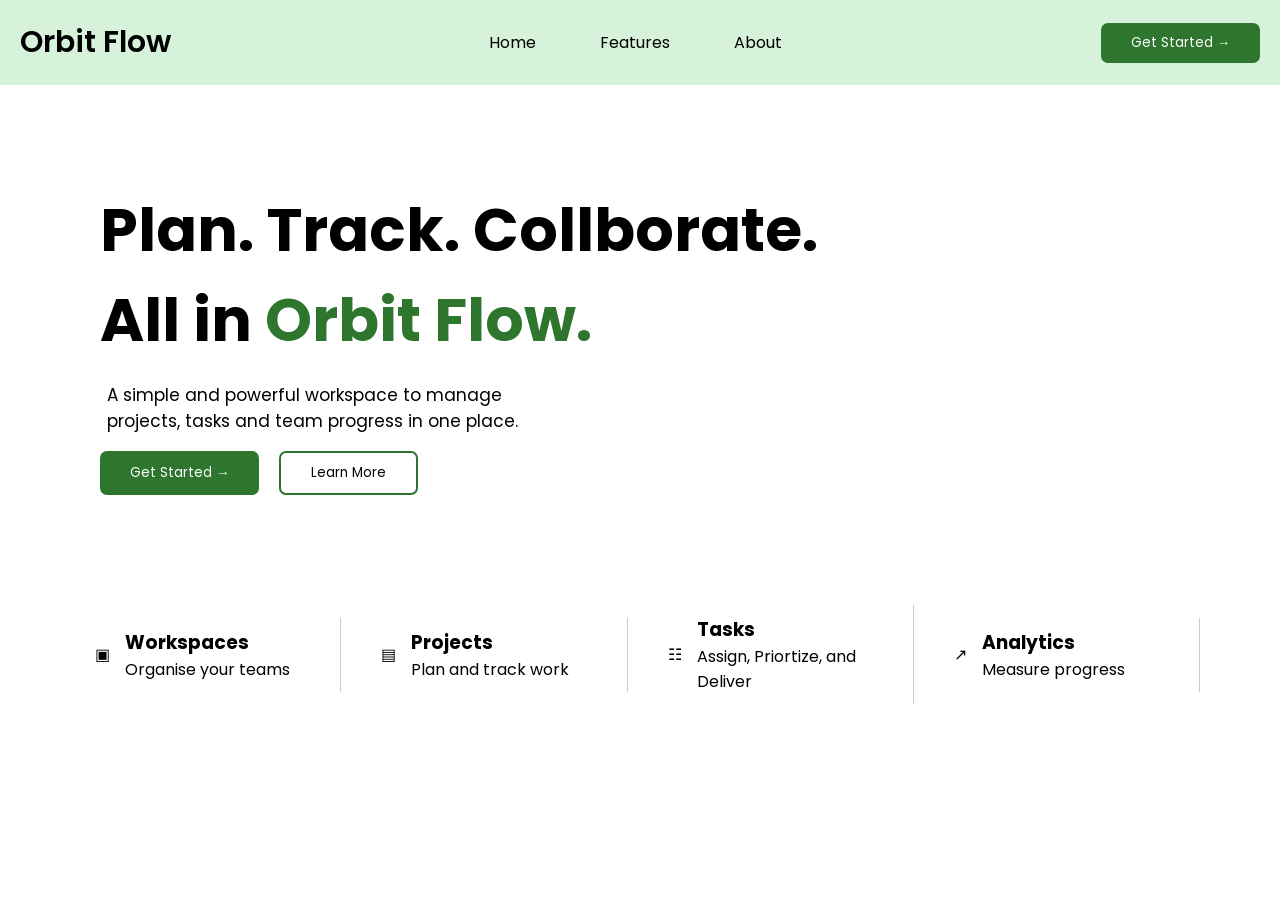
<file: frontend/src/pages/index.html>
<!doctype html>
<html lang="en">
  <head>
    <meta charset="UTF-8" />
    <meta name="viewport" content="width=device-width, initial-scale=1.0" />
    <title>Orbit Flow</title>
    <link rel="stylesheet" href="../css/style.css">
  </head>
  <body>
    <!--header navbar-->
    <header>
      <nav class ="navbar">
        <a href="#" class="nav-logo">
          <h2 class = "logo-text">Orbit Flow</h2>
        </a>
        <ul class="nav-menu">
          <li class="nav-item">
            <a href="#" class="nav-link">Home</a>
          </li>
          <li class="nav-item">
            <a href="#" class="nav-link">Features</a>
          </li>
          <li class="nav-item">
            <a href="#" class="nav-link">About</a>
          </li>
        </ul>
        <button>
            <a href="#" class="nav-button">Get Started &rarr; </a>
        </button>
      </nav>
    </header>

    <main>

      <section class="hero-section">
        <h1 class="heading">
          Plan. Track. Collborate.
        </h1>
        <h1 class="heading">
          All in <span class="highlight">Orbit Flow.</span>
        </h1>
        <div class="desc">
          <p>
            A simple and powerful workspace to manage
          </p>
          <p>
            projects, tasks and team progress in one place.
          </p>
        </div>

        <div class="hero-buttons">
          <button>
            <a herf="#" class="login">Get Started &rarr;</a>
          </button>
          <button class="learn">
            <a herf="#" class="learn-more">Learn More</a>
          </button>
        </div>
      </section>
    </main>

    <section class ="feature-section">
      <div class="feature-container">

        <div class="feature-item">
          <div class="feature-icon">
            <span>▣</span>
          </div>
          <div class="feature-text">
            <h3>Workspaces</h3>
            <p>Organise your teams</p>
          </div>
        </div>


        <div class="feature-item">
          <div class="feature-icon">
            <span>▤</span>
          </div>
          <div class="feature-text">
            <h3>Projects</h3>
            <p>Plan and track work</p>
          </div>
        </div>

        <div class="feature-item">
          <div class="feature-icon">
            <span>☷</span>
          </div>
          <div class="feature-text">
            <h3>Tasks</h3>
            <p>Assign, Priortize, and Deliver</p>
          </div>
        </div>

        <div class="feature-item">
          <div class="feature-icon">
            <span>↗</span>
          </div>
          <div class="feature-text">
            <h3>Analytics</h3>
            <p>Measure progress</p>
          </div>
        </div>

      </div>
    </section>
    
  </body>
</html>
</file>
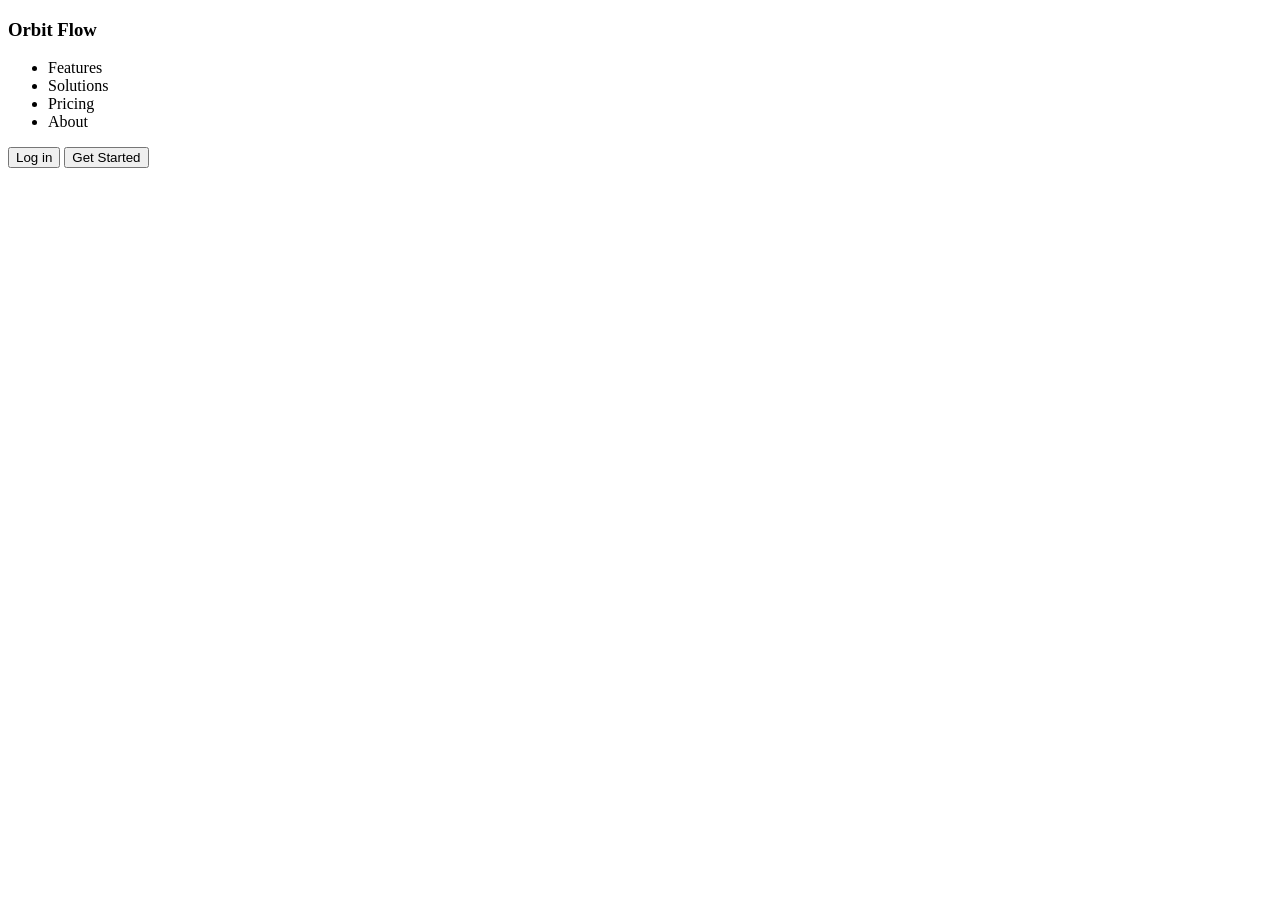
<file: frontend/index1.html>
<!doctype html>
<html lang="en">
  <head>
    <meta charset="UTF-8" />
    <link rel="icon" type="image/svg+xml" href="/favicon.svg" />
    <meta name="viewport" content="width=device-width, initial-scale=1.0" />
    <title>Orbit Flow</title>
  </head>
  <body>
    <h3>Orbit Flow</h3>
    <ul>
      <li>Features</li>
      <li>Solutions</li>
      <li>Pricing</li>
      <li>About</li>
    </ul>
    <button>
      Log in
    </button>
    <button>
      Get Started
    </button>
  </body>
</html>
</file>
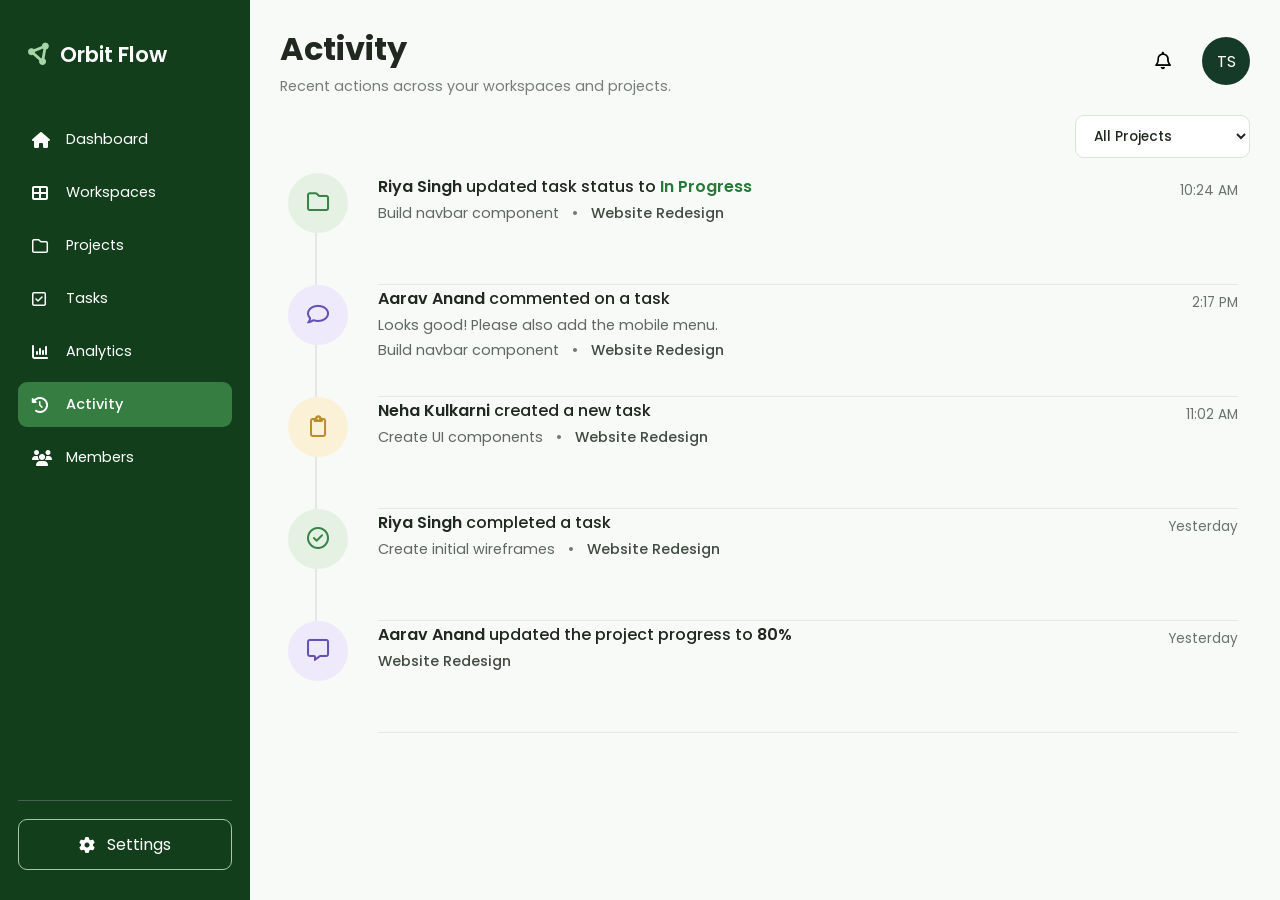
<file: frontend/src/pages/activity.html>
<!DOCTYPE html>
<html lang="en">
<head>
    <meta charset="UTF-8">
    <meta name="viewport" content="width=device-width, initial-scale=1.0">
    <title>Orbit Flow | Activity</title>

    <link rel="stylesheet" href="../css/activity.css">
    <link rel="preconnect" href="https://fonts.googleapis.com">
    <link rel="preconnect" href="https://fonts.gstatic.com" crossorigin>
    <link href="https://fonts.googleapis.com/css2?family=Poppins:wght@400;500;600;700&display=swap" rel="stylesheet">
    <link rel="stylesheet" href="https://cdnjs.cloudflare.com/ajax/libs/font-awesome/6.7.2/css/all.min.css">
</head>

<body>
<div class="dashboard">

    <!-- SIDEBAR: SAME AS WORKSPACE / TASKS / ANALYTICS -->
    <aside class="sidebar">
        <h2 class="logo">
            <i class="fa-solid fa-circle-nodes"></i>
            Orbit Flow
        </h2>

        <nav class="sidebar-items">
            <ul>
                <li class="item-list">
                    <a href="dashboard.html">
                        <i class="fa-solid fa-house"></i>
                        Dashboard
                    </a>
                </li>

                <li class="item-list">
                    <a href="workspace.html">
                        <i class="fa-solid fa-table-cells-large"></i>
                        Workspaces
                    </a>
                </li>

                <li class="item-list">
                    <a href="projects.html">
                        <i class="fa-regular fa-folder"></i>
                        Projects
                    </a>
                </li>

                <li class="item-list">
                    <a href="tasks.html">
                        <i class="fa-regular fa-square-check"></i>
                        Tasks
                    </a>
                </li>

                <li class="item-list">
                    <a href="analytics.html">
                        <i class="fa-solid fa-chart-column"></i>
                        Analytics
                    </a>
                </li>

                <li class="item-list active">
                    <a href="activity.html">
                        <i class="fa-solid fa-clock-rotate-left"></i>
                        Activity
                    </a>
                </li>

                <li class="item-list">
                    <a href="members.html">
                        <i class="fa-solid fa-users"></i>
                        Members
                    </a>
                </li>
            </ul>
        </nav>

        <div class="sidebar-bottom">
            <a href="settings.html">
                <i class="fa-solid fa-gear"></i>
                Settings
            </a>
        </div>
    </aside>

    <!-- MAIN CONTENT -->
    <main class="main-content">

        <!-- TOP BAR -->
        <header class="top-bar">
            <div class="page-heading">
                <h1 class="page-title">Activity</h1>
                <p>Recent actions across your workspaces and projects.</p>
            </div>

            <div class="top-actions">
                <button class="top-noti" aria-label="Notifications">
                    <i class="fa-regular fa-bell"></i>
                </button>

                <button class="profile-pic" aria-label="Profile">
                    TS
                </button>
            </div>
        </header>

        <!-- ACTIVITY FILTER -->
        <section class="activity-toolbar">
            <select class="project-filter" id="projectFilter" aria-label="Filter activities by project">
                <option value="all">All Projects</option>
                <option value="website-redesign">Website Redesign</option>
            </select>
        </section>

        <!-- ACTIVITY TIMELINE -->
        <section class="activity-list" id="activityList">

            <article class="activity-item" data-project="website-redesign">
                <div class="activity-icon file-icon">
                    <i class="fa-regular fa-folder"></i>
                </div>

                <div class="activity-content">
                    <div class="activity-main">
                        <div class="activity-description">
                            <h2><strong>Riya Singh</strong> updated task status to <span class="status-progress">In Progress</span></h2>
                            <p>Build navbar component <span class="separator">•</span> <span class="project-name">Website Redesign</span></p>
                        </div>
                        <time datetime="10:24">10:24 AM</time>
                    </div>
                </div>
            </article>

            <article class="activity-item" data-project="website-redesign">
                <div class="activity-icon comment-icon">
                    <i class="fa-regular fa-comment"></i>
                </div>

                <div class="activity-content">
                    <div class="activity-main">
                        <div class="activity-description">
                            <h2><strong>Aarav Anand</strong> commented on a task</h2>
                            <p class="comment-text">Looks good! Please also add the mobile menu.</p>
                            <p>Build navbar component <span class="separator">•</span> <span class="project-name">Website Redesign</span></p>
                        </div>
                        <time datetime="14:17">2:17 PM</time>
                    </div>
                </div>
            </article>

            <article class="activity-item" data-project="website-redesign">
                <div class="activity-icon create-icon">
                    <i class="fa-regular fa-clipboard"></i>
                </div>

                <div class="activity-content">
                    <div class="activity-main">
                        <div class="activity-description">
                            <h2><strong>Neha Kulkarni</strong> created a new task</h2>
                            <p>Create UI components <span class="separator">•</span> <span class="project-name">Website Redesign</span></p>
                        </div>
                        <time datetime="11:02">11:02 AM</time>
                    </div>
                </div>
            </article>

            <article class="activity-item" data-project="website-redesign">
                <div class="activity-icon complete-icon">
                    <i class="fa-regular fa-circle-check"></i>
                </div>

                <div class="activity-content">
                    <div class="activity-main">
                        <div class="activity-description">
                            <h2><strong>Riya Singh</strong> completed a task</h2>
                            <p>Create initial wireframes <span class="separator">•</span> <span class="project-name">Website Redesign</span></p>
                        </div>
                        <time>Yesterday</time>
                    </div>
                </div>
            </article>

            <article class="activity-item" data-project="website-redesign">
                <div class="activity-icon update-icon">
                    <i class="fa-regular fa-message"></i>
                </div>

                <div class="activity-content">
                    <div class="activity-main">
                        <div class="activity-description">
                            <h2><strong>Aarav Anand</strong> updated the project progress to <strong>80%</strong></h2>
                            <p><span class="project-name">Website Redesign</span></p>
                        </div>
                        <time>Yesterday</time>
                    </div>
                </div>
            </article>

        </section>

        <p class="empty-state" id="emptyState" hidden>No activities found for this project.</p>

    </main>
</div>

<script>
    const projectFilter = document.getElementById("projectFilter");
    const activityItems = document.querySelectorAll(".activity-item");
    const emptyState = document.getElementById("emptyState");

    projectFilter.addEventListener("change", function () {
        const selectedProject = this.value;
        let visibleCount = 0;

        activityItems.forEach(item => {
            const matches = selectedProject === "all" ||
                item.dataset.project === selectedProject;

            item.hidden = !matches;

            if (matches) {
                visibleCount++;
            }
        });

        emptyState.hidden = visibleCount !== 0;
    });
</script>
</body>
</html>
</file>
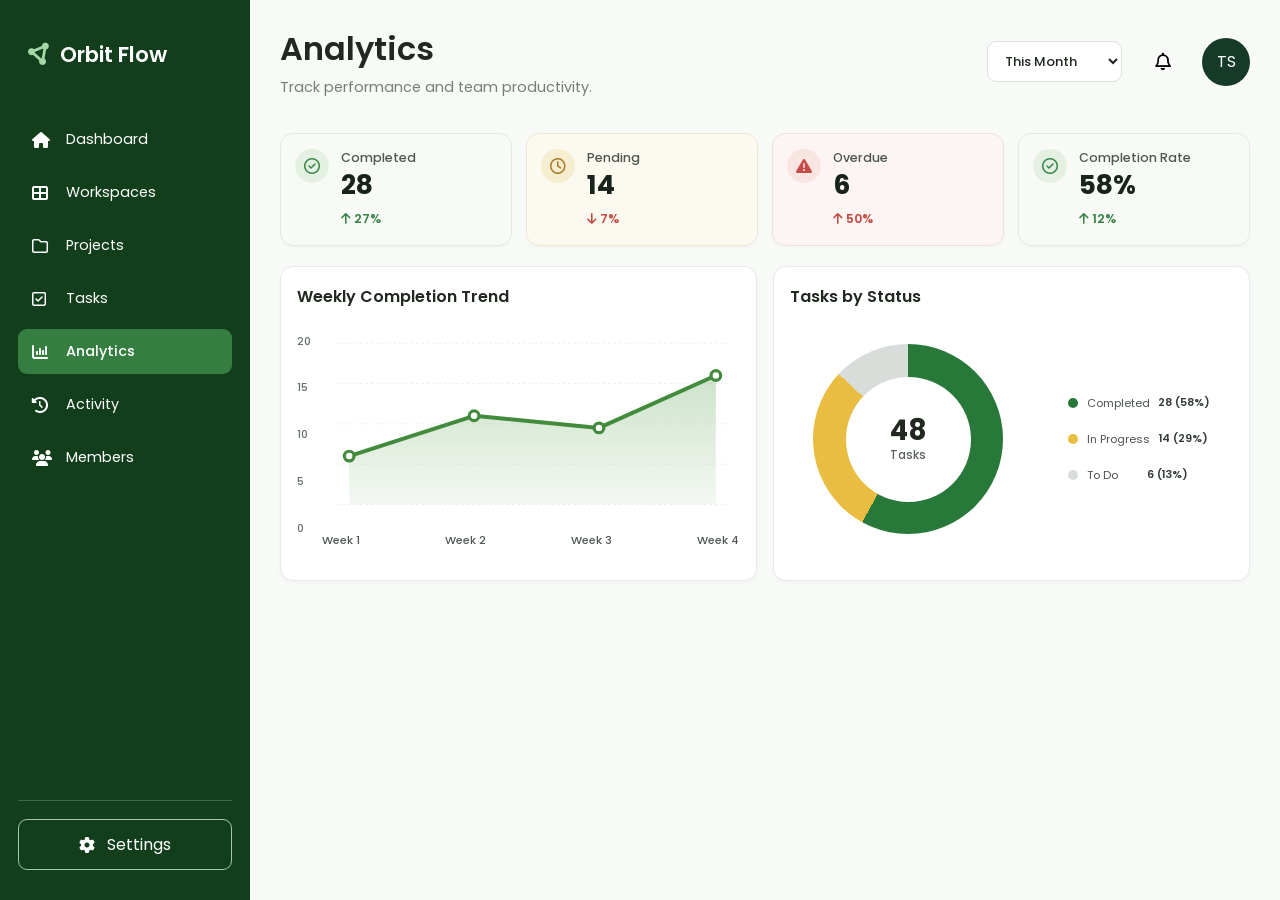
<file: frontend/src/pages/analytics.html>
<!DOCTYPE html>
<html lang="en">
<head>
    <meta charset="UTF-8">
    <meta name="viewport" content="width=device-width, initial-scale=1.0">
    <title>Orbit Flow | Analytics</title>

    <link rel="stylesheet" href="../css/analytics.css">
    <link rel="preconnect" href="https://fonts.googleapis.com">
    <link rel="preconnect" href="https://fonts.gstatic.com" crossorigin>
    <link href="https://fonts.googleapis.com/css2?family=Poppins:wght@400;500;600;700&display=swap" rel="stylesheet">
    <link rel="stylesheet" href="https://cdnjs.cloudflare.com/ajax/libs/font-awesome/6.7.2/css/all.min.css">
</head>

<body>
<div class="dashboard">

    <!-- SIDEBAR: same as workspace and task pages -->
    <aside class="sidebar">
        <h2 class="logo">
            <i class="fa-solid fa-circle-nodes"></i>
            Orbit Flow
        </h2>

        <nav class="sidebar-items">
            <ul>
                <li class="item-list">
                    <a href="dashboard.html">
                        <i class="fa-solid fa-house"></i>
                        Dashboard
                    </a>
                </li>

                <li class="item-list">
                    <a href="workspace.html">
                        <i class="fa-solid fa-table-cells-large"></i>
                        Workspaces
                    </a>
                </li>

                <li class="item-list">
                    <a href="projects.html">
                        <i class="fa-regular fa-folder"></i>
                        Projects
                    </a>
                </li>

                <li class="item-list">
                    <a href="tasks.html">
                        <i class="fa-regular fa-square-check"></i>
                        Tasks
                    </a>
                </li>

                <li class="item-list active">
                    <a href="analytics.html">
                        <i class="fa-solid fa-chart-column"></i>
                        Analytics
                    </a>
                </li>

                <li class="item-list">
                    <a href="activity.html">
                        <i class="fa-solid fa-clock-rotate-left"></i>
                        Activity
                    </a>
                </li>

                <li class="item-list">
                    <a href="members.html">
                        <i class="fa-solid fa-users"></i>
                        Members
                    </a>
                </li>
            </ul>
        </nav>

        <div class="sidebar-bottom">
            <a href="#">
                <i class="fa-solid fa-gear"></i>
                Settings
            </a>
        </div>
    </aside>

    <!-- MAIN CONTENT -->
    <main class="main-content">

        <!-- TOP BAR -->
        <header class="top-bar">
            <div class="page-heading">
                <h1 class="page-title">Analytics</h1>
                <p>Track performance and team productivity.</p>
            </div>

            <div class="top-actions">
                <div class="toolbar-spacer"></div>
                    <select class="period-select" id="periodSelect" aria-label="Select analytics period">
                    <option value="month">This Month</option>
                    <option value="week">This Week</option>
                    <option value="year">This Year</option>
                    </select>
                <button class="top-noti">
                    <i class="fa-regular fa-bell"></i>
                </button>

                <button class="profile-pic" aria-label="Profile">
                    TS
                </button>
            </div>
        </header>

        <!-- SUMMARY CARDS -->
        <section class="stats-grid">

            <article class="stat-card completed-card">
                <div class="stat-icon">
                    <i class="fa-regular fa-circle-check"></i>
                </div>
                <div class="stat-content">
                    <p class="stat-label">Completed</p>
                    <h2 id="completedValue">28</h2>
                    <span class="stat-change positive">
                        <i class="fa-solid fa-arrow-up"></i> 27%
                    </span>
                </div>
            </article>

            <article class="stat-card pending-card">
                <div class="stat-icon">
                    <i class="fa-regular fa-clock"></i>
                </div>
                <div class="stat-content">
                    <p class="stat-label">Pending</p>
                    <h2 id="pendingValue">14</h2>
                    <span class="stat-change negative">
                        <i class="fa-solid fa-arrow-down"></i> 7%
                    </span>
                </div>
            </article>

            <article class="stat-card overdue-card">
                <div class="stat-icon">
                    <i class="fa-solid fa-triangle-exclamation"></i>
                </div>
                <div class="stat-content">
                    <p class="stat-label">Overdue</p>
                    <h2 id="overdueValue">6</h2>
                    <span class="stat-change negative">
                        <i class="fa-solid fa-arrow-up"></i> 50%
                    </span>
                </div>
            </article>

            <article class="stat-card rate-card">
                <div class="stat-icon">
                    <i class="fa-regular fa-circle-check"></i>
                </div>
                <div class="stat-content">
                    <p class="stat-label">Completion Rate</p>
                    <h2 id="rateValue">58%</h2>
                    <span class="stat-change positive">
                        <i class="fa-solid fa-arrow-up"></i> 12%
                    </span>
                </div>
            </article>

        </section>

        <!-- CHARTS -->
        <section class="charts-grid">

            <!-- WEEKLY COMPLETION TREND -->
            <article class="chart-card trend-card">
                <h2>Weekly Completion Trend</h2>

                <div class="line-chart-wrap">
                    <div class="y-axis-labels">
                        <span>20</span>
                        <span>15</span>
                        <span>10</span>
                        <span>5</span>
                        <span>0</span>
                    </div>

                    <div class="chart-area">
                        <svg class="trend-chart" viewBox="0 0 520 250" role="img" aria-label="Weekly completed tasks: 6, 10, 9, 13 and 18">
                            <defs>
                                <linearGradient id="areaFill" x1="0" y1="0" x2="0" y2="1">
                                    <stop offset="0%" stop-color="#70ad67" stop-opacity="0.35"/>
                                    <stop offset="100%" stop-color="#70ad67" stop-opacity="0.08"/>
                                </linearGradient>
                            </defs>

                            <!-- horizontal grid lines -->
                            <line x1="20" y1="18" x2="505" y2="18" class="grid-line"/>
                            <line x1="20" y1="68" x2="505" y2="68" class="grid-line"/>
                            <line x1="20" y1="118" x2="505" y2="118" class="grid-line"/>
                            <line x1="20" y1="168" x2="505" y2="168" class="grid-line"/>
                            <line x1="20" y1="218" x2="505" y2="218" class="grid-line"/>

                            <!-- filled area and line -->
                            <path d="M35 158 L190 108 L345 123 L490 58 L490 218 L35 218 Z" class="trend-area"/>
                            <path d="M35 158 L190 108 L345 123 L490 58" class="trend-line"/>

                            <!-- data points -->
                            <circle cx="35" cy="158" r="6" class="chart-point"/>
                            <circle cx="190" cy="108" r="6" class="chart-point"/>
                            <circle cx="345" cy="123" r="6" class="chart-point"/>
                            <circle cx="490" cy="58" r="6" class="chart-point"/>
                        </svg>

                        <div class="x-axis-labels">
                            <span>Week 1</span>
                            <span>Week 2</span>
                            <span>Week 3</span>
                            <span>Week 4</span>
                        </div>
                    </div>
                </div>
            </article>

            <!-- TASKS BY STATUS -->
            <article class="chart-card status-card">
                <h2>Tasks by Status</h2>

                <div class="status-chart-content">
                    <div class="donut-chart" role="img" aria-label="48 tasks: 28 completed, 14 in progress, 6 to do">
                        <div class="donut-hole">
                            <strong>48</strong>
                            <span>Tasks</span>
                        </div>
                    </div>

                    <div class="chart-legend">
                        <div class="legend-item">
                            <span class="legend-dot completed-dot"></span>
                            <span class="legend-name">Completed</span>
                            <strong>28 (58%)</strong>
                        </div>

                        <div class="legend-item">
                            <span class="legend-dot progress-dot"></span>
                            <span class="legend-name">In Progress</span>
                            <strong>14 (29%)</strong>
                        </div>

                        <div class="legend-item">
                            <span class="legend-dot todo-dot"></span>
                            <span class="legend-name">To Do</span>
                            <strong>6 (13%)</strong>
                        </div>
                    </div>
                </div>
            </article>

        </section>
    </main>
</div>

<script>
    // The period selector is ready to connect to real analytics data.
    const periodSelect = document.getElementById("periodSelect");

    periodSelect.addEventListener("change", function () {
        // Current values are sample values from the reference design.
        // Update this section when your backend analytics API is connected.
        console.log("Selected analytics period:", this.value);
    });
</script>
</body>
</html>
</file>
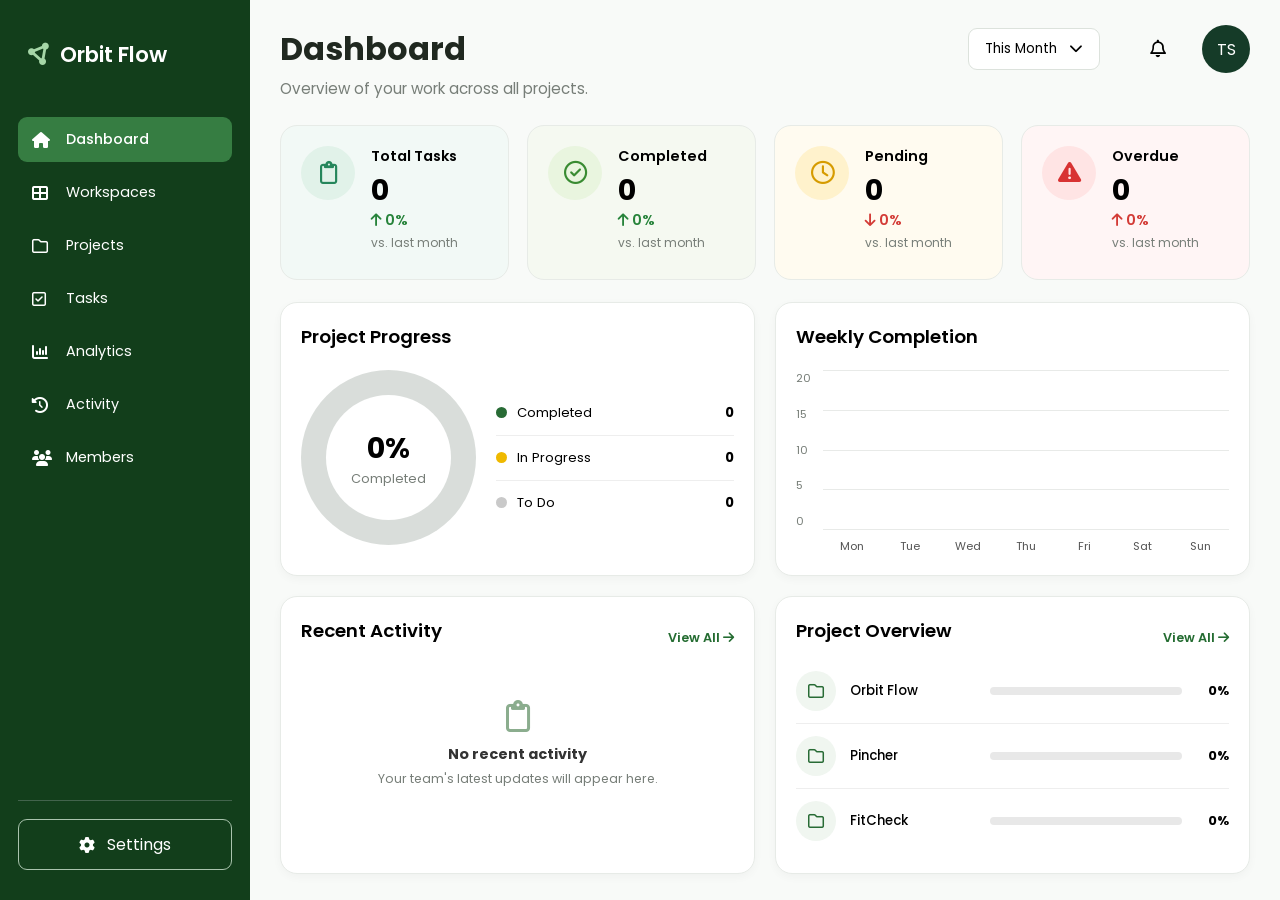
<file: frontend/src/pages/dashboard.html>
<!DOCTYPE html>
<html lang="en">

<head>
    <meta charset="UTF-8">
    <meta name="viewport" content="width=device-width, initial-scale=1.0">
    <title>dashboard</title>
    <link rel="stylesheet" href="../css/dashboard.css">
    <link rel="preconnect" href="https://fonts.googleapis.com">
    <link rel="preconnect" href="https://fonts.gstatic.com" crossorigin>
    <link href="https://fonts.googleapis.com/css2?family=Poppins:wght@400;500;600;700&display=swap" rel="stylesheet">
    <link rel="stylesheet"
    href="https://cdnjs.cloudflare.com/ajax/libs/font-awesome/6.7.2/css/all.min.css">
</head>

<body>

    <div class="dashboard">

        <aside class="sidebar">

            <h2 class="logo">
                <i class="fa-solid fa-circle-nodes"></i>
                Orbit Flow
            </h2>

            <div class="sidebar-items">
                <ul>
                    <li class="item-list active">
                        <a href="dashboard.html"><i class="fa-solid fa-house"></i> Dashboard</a>
                    </li>
                    <li class="item-list">
                        <a href="workspace.html" ><i class="fa-solid fa-table-cells-large"></i> Workspaces</a>
                    </li>
                    <li class="item-list">
                        <a href="projects.html"><i class="fa-regular fa-folder"></i> Projects
                        </a>
                    </li>
                    <li class="item-list">
                        <a href="tasks.html"><i class="fa-regular fa-square-check"></i> Tasks</a>
                    </li>
                    <li class="item-list">
                        <a href="analytics.html" ><i class="fa-solid fa-chart-column"></i> Analytics</a>
                    </li>
                    <li class="item-list">
                        <a href="activity.html" ><i class="fa-solid fa-clock-rotate-left"></i> Activity</a>
                    </li>
                    <li class="item-list">
                        <a href="members.html" ><i class="fa-solid fa-users"></i> Members</a>
                    </li>
                </ul>
            </div>
            <div class="sidebar-bottom">
                <a href="settings.html"><i class="fa-solid fa-gear"></i> Settings</a>
            </div>
        </aside>

        <!--main-content-->
        <main class="main-content">

            <div class="top-bar">
                <div class="top-actions">
                    <button class="top-noti">
                    <i class="fa-regular fa-bell notification-icon"></i>
                </button>
                <button class="profile-pic">
                    TS
                </button>
                </div>
            </div>

            <div class="heading">
                <div class="heading-text">
                    <h1 class="topic">
                        Dashboard
                    </h1>
                    <p>
                        Overview of your work across all projects.
                    </p>
                </div> 
                <button class="cal">
                    This Month
                    <i class="fa-solid fa-chevron-down"></i>
                </button>
            </div>

            <section class="features">
                <div class="stats-container">

                    <div class="stat-card total-card">
                        <div class="stat-icon">
                            <i class="fa-regular fa-clipboard"></i>
                        </div>
                        <div class="stat-info">
                            <h4>Total Tasks</h4>
                            <h2>0</h2>
                            <p class="positive"><i class="fa-solid fa-arrow-up"></i> 0%</p>
                            <small>vs. last month</small>
                        </div>
                    </div>

                    <div class="stat-card completed-card">
                        <div class="stat-icon">
                            <i class="fa-regular fa-circle-check"></i>
                        </div>
                        <div class="stat-info">
                            <h4>Completed</h4>
                            <h2>0</h2>
                            <p class="positive">
                                <i class="fa-solid fa-arrow-up"></i> 0%
                            </p>
                            <small>vs. last month</small>
                        </div>
                    </div>

                    <div class="stat-card pending-card">
                        <div class="stat-icon">
                            <i class="fa-regular fa-clock"></i>
                        </div>
                        <div class="stat-info">
                            <h4>Pending</h4>
                            <h2>0</h2>
                            <p class="negative">
                                <i class="fa-solid fa-arrow-down"></i> 0%
                            </p>
                            <small>vs. last month</small>
                        </div>
                    </div>

                    <div class="stat-card overdue-card">
                        <div class="stat-icon">
                            <i class="fa-solid fa-triangle-exclamation"></i>
                        </div>
                        <div class="stat-info">
                            <h4>Overdue</h4>
                            <h2>0</h2>
                            <p class="negative">
                                <i class="fa-solid fa-arrow-up"></i> 0%
                            </p>
                            <small>vs. last month</small>
                        </div>
                    </div>
                </div>
            </section>
            <section class="charts-container">

                <!-- PROJECT PROGRESS -->
                <div class="panel progress-panel">

                    <h3>Project Progress</h3>

                    <div class="progress-content">

                        <div class="donut-chart">
                            <div class="donut-inner">
                                <h2>0%</h2>
                                <span>Completed</span>
                            </div>
                        </div>

                        <div class="progress-legend">

                            <div class="legend-item">
                                <span class="dot green-dot"></span>
                                <span>Completed</span>
                                <strong>0</strong>
                            </div>

                            <div class="legend-item">
                                <span class="dot yellow-dot"></span>
                                <span>In Progress</span>
                                <strong>0</strong>
                            </div>

                            <div class="legend-item">
                                <span class="dot grey-dot"></span>
                                <span>To Do</span>
                                <strong>0</strong>
                            </div>

                        </div>

                    </div>

                </div>


                <!-- WEEKLY COMPLETION -->
                <div class="panel weekly-panel">

                    <h3>Weekly Completion</h3>

                    <div class="bar-chart">

                        <div class="chart-y-labels">
                            <span>20</span>
                                <span>15</span>
                            <span>10</span>
                            <span>5</span>
                            <span>0</span>
                        </div>

                        <div class="chart-main">

                            <div class="chart-grid">
                                <span></span>
                                <span></span>
                                <span></span>
                                <span></span>
                                <span></span>
                            </div>

                            <div class="bars">

                                <div class="bar-column">
                                    <div class="bar"    style="height:0%"></div>
                                    <span>Mon</span>
                                </div>

                                <div class="bar-column">
                                    <div class="bar" style="height:0%"></div>
                                    <span>Tue</span>
                                </div>

                                <div class="bar-column">
                                    <div class="bar" style="height:0%"></div>
                                    <span>Wed</span>
                                </div>

                                <div class="bar-column">
                                    <div class="bar" style="height:0%"></div>
                                    <span>Thu</span>
                                </div>

                                <div class="bar-column">
                                    <div class="bar" style="height:0%"></div>
                                    <span>Fri</span>
                                </div>

                                <div class="bar-column">
                                    <div class="bar" style="height:0%"></div>
                                    <span>Sat</span>
                                </div>

                                <div class="bar-column">
                                    <div class="bar" style="height:0%"></div>
                                    <span>Sun</span>
                                </div>

                            </div>

                        </div>

                    </div>

                </div>

            </section>


            <!-- BOTTOM SECTION -->
            <section class="bottom-container">

                <!-- RECENT ACTIVITY -->
                <div class="panel activity-panel">

                    <div class="panel-heading">
                        <h3>Recent Activity</h3>
                        <a href="#">View All <i class="fa-solid fa-arrow-right"></i></a>
                    </div>

                    <div class="empty-activity">
                        <i class="fa-regular fa-clipboard"></i>
                        <h4>No recent activity</h4>
                        <p>Your team's latest updates will appear here.</p>
                    </div>

                </div>


                <!-- PROJECT OVERVIEW -->
                <div class="panel project-panel">

                    <div class="panel-heading">
                        <h3>Project Overview</h3>
                        <a href="#">View All <i class="fa-solid fa-arrow-right"></i></a>
                    </div>

                    <div class="project-row">

                        <div class="project-icon">
                            <i class="fa-regular fa-folder"></i>
                        </div>

                        <span class="project-name">Orbit Flow</span>

                        <div class="progress-track">
                            <div class="progress-fill" style="width:0%"></div>
                        </div>

                        <strong>0%</strong>

                    </div>


                    <div class="project-row">

                        <div class="project-icon">
                            <i class="fa-regular fa-folder"></i>
                        </div>

                        <span class="project-name">Pincher</span>

                        <div class="progress-track">
                            <div class="progress-fill" style="width:0%"></div>
                        </div>

                        <strong>0%</strong>

                    </div>


                    <div class="project-row">

                        <div class="project-icon">
                            <i class="fa-regular fa-folder"></i>
                        </div>

                        <span class="project-name">FitCheck</span>

                        <div class="progress-track">
                            <div class="progress-fill" style="width:0%"></div>
                        </div>

                        <strong>0%</strong>

                    </div>

                </div>

            </section>
        </main>
    </div>
</body>
</html>
</file>
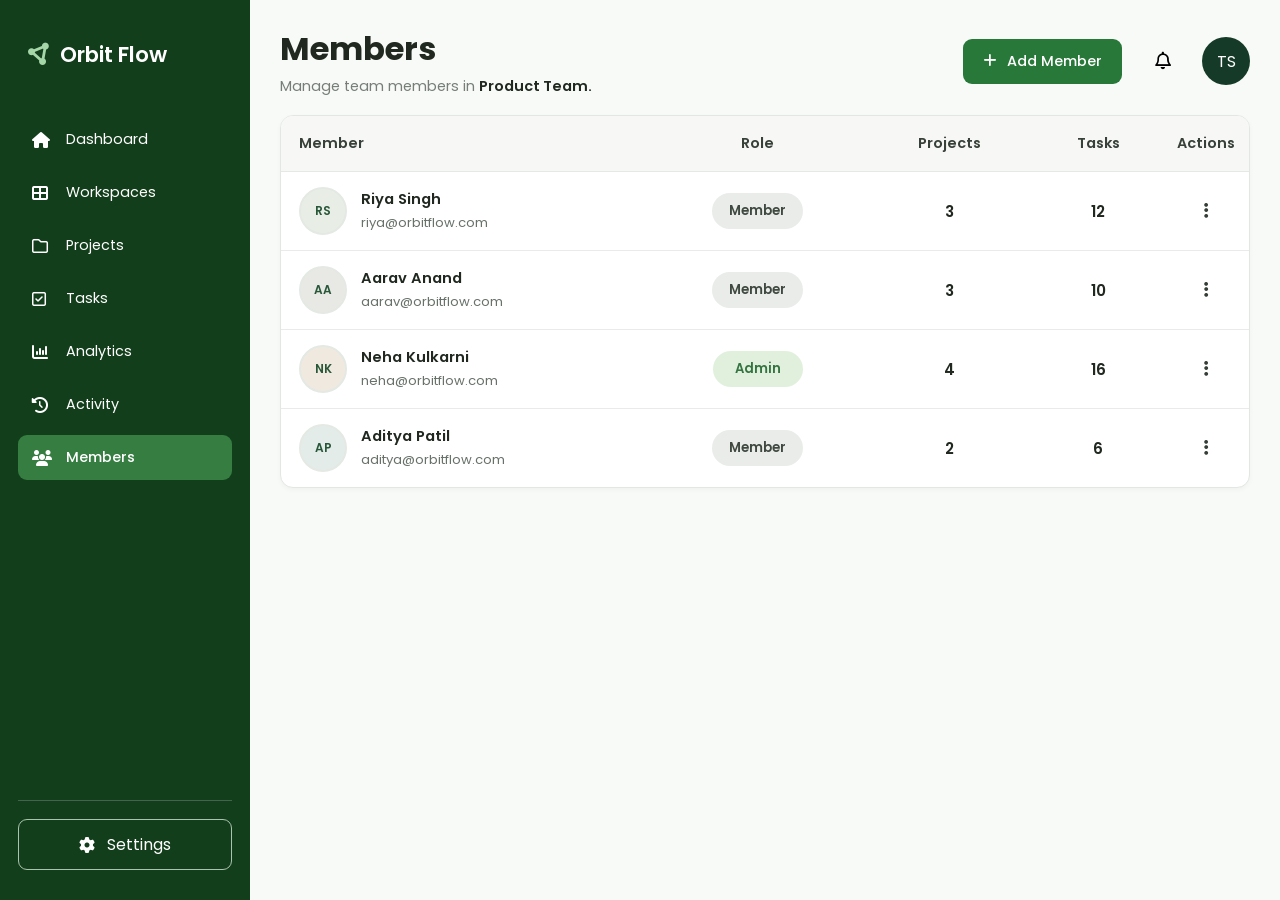
<file: frontend/src/pages/members.html>
<!DOCTYPE html>
<html lang="en">
<head>
    <meta charset="UTF-8">
    <meta name="viewport" content="width=device-width, initial-scale=1.0">
    <title>Orbit Flow | Members</title>

    <link rel="stylesheet" href="../css/members.css">
    <link rel="preconnect" href="https://fonts.googleapis.com">
    <link rel="preconnect" href="https://fonts.gstatic.com" crossorigin>
    <link href="https://fonts.googleapis.com/css2?family=Poppins:wght@400;500;600;700&display=swap" rel="stylesheet">
    <link rel="stylesheet" href="https://cdnjs.cloudflare.com/ajax/libs/font-awesome/6.7.2/css/all.min.css">
</head>

<body>
<div class="dashboard">

    <!-- SIDEBAR: SAME AS WORKSPACE / TASKS / ANALYTICS / ACTIVITY -->
    <aside class="sidebar">
        <h2 class="logo">
            <i class="fa-solid fa-circle-nodes"></i>
            Orbit Flow
        </h2>

        <nav class="sidebar-items">
            <ul>
                <li class="item-list">
                    <a href="dashboard.html">
                        <i class="fa-solid fa-house"></i>
                        Dashboard
                    </a>
                </li>

                <li class="item-list">
                    <a href="workspace.html">
                        <i class="fa-solid fa-table-cells-large"></i>
                        Workspaces
                    </a>
                </li>

                <li class="item-list">
                    <a href="projects.html">
                        <i class="fa-regular fa-folder"></i>
                        Projects
                    </a>
                </li>

                <li class="item-list">
                    <a href="tasks.html">
                        <i class="fa-regular fa-square-check"></i>
                        Tasks
                    </a>
                </li>

                <li class="item-list">
                    <a href="analytics.html">
                        <i class="fa-solid fa-chart-column"></i>
                        Analytics
                    </a>
                </li>

                <li class="item-list">
                    <a href="activity.html">
                        <i class="fa-solid fa-clock-rotate-left"></i>
                        Activity
                    </a>
                </li>

                <li class="item-list active">
                    <a href="members.html">
                        <i class="fa-solid fa-users"></i>
                        Members
                    </a>
                </li>
            </ul>
        </nav>

        <div class="sidebar-bottom">
            <a href="#">
                <i class="fa-solid fa-gear"></i>
                Settings
            </a>
        </div>
    </aside>

    <!-- MAIN CONTENT -->
    <main class="main-content">

        <!-- TOP BAR -->
        <header class="top-bar">
            <div class="page-heading">
                <h1 class="page-title">Members</h1>
                <p>Manage team members in <strong>Product Team.</strong></p>
            </div>

            <div class="top-actions">
                <button class="add-member-btn" id="addMemberBtn">
                    <i class="fa-solid fa-plus"></i>
                    Add Member
                </button>
                <button class="top-noti" aria-label="Notifications">
                    <i class="fa-regular fa-bell"></i>
                </button>

                <button class="profile-pic" aria-label="Profile">
                    TS
                </button>
            </div>
        </header>

        <!-- MEMBERS TABLE -->
        <section class="members-table-wrapper">
            <table class="members-table">
                <thead>
                    <tr>
                        <th class="member-heading">Member</th>
                        <th>Role</th>
                        <th>Projects</th>
                        <th>Tasks</th>
                        <th>Actions</th>
                    </tr>
                </thead>

                <tbody id="membersTableBody">
                    <tr>
                        <td class="member-cell">
                            <div class="member-info">
                                <div class="member-avatar avatar-riya">RS</div>
                                <div>
                                    <h3>Riya Singh</h3>
                                    <p>riya@orbitflow.com</p>
                                </div>
                            </div>
                        </td>
                        <td><span class="role-badge member-role">Member</span></td>
                        <td class="number-cell">3</td>
                        <td class="number-cell">12</td>
                        <td class="action-cell">
                            <button class="more-btn" aria-label="Actions for Riya Singh"><i class="fa-solid fa-ellipsis-vertical"></i></button>
                        </td>
                    </tr>

                    <tr>
                        <td class="member-cell">
                            <div class="member-info">
                                <div class="member-avatar avatar-aarav">AA</div>
                                <div>
                                    <h3>Aarav Anand</h3>
                                    <p>aarav@orbitflow.com</p>
                                </div>
                            </div>
                        </td>
                        <td><span class="role-badge member-role">Member</span></td>
                        <td class="number-cell">3</td>
                        <td class="number-cell">10</td>
                        <td class="action-cell">
                            <button class="more-btn" aria-label="Actions for Aarav Anand"><i class="fa-solid fa-ellipsis-vertical"></i></button>
                        </td>
                    </tr>

                    <tr>
                        <td class="member-cell">
                            <div class="member-info">
                                <div class="member-avatar avatar-neha">NK</div>
                                <div>
                                    <h3>Neha Kulkarni</h3>
                                    <p>neha@orbitflow.com</p>
                                </div>
                            </div>
                        </td>
                        <td><span class="role-badge admin-role">Admin</span></td>
                        <td class="number-cell">4</td>
                        <td class="number-cell">16</td>
                        <td class="action-cell">
                            <button class="more-btn" aria-label="Actions for Neha Kulkarni"><i class="fa-solid fa-ellipsis-vertical"></i></button>
                        </td>
                    </tr>

                    <tr>
                        <td class="member-cell">
                            <div class="member-info">
                                <div class="member-avatar avatar-aditya">AP</div>
                                <div>
                                    <h3>Aditya Patil</h3>
                                    <p>aditya@orbitflow.com</p>
                                </div>
                            </div>
                        </td>
                        <td><span class="role-badge member-role">Member</span></td>
                        <td class="number-cell">2</td>
                        <td class="number-cell">6</td>
                        <td class="action-cell">
                            <button class="more-btn" aria-label="Actions for Aditya Patil"><i class="fa-solid fa-ellipsis-vertical"></i></button>
                        </td>
                    </tr>
                </tbody>
            </table>
        </section>

    </main>
</div>

<script>
    // Sample UI interaction. Connect this button to your Add Member form/API later.
    document.getElementById("addMemberBtn").addEventListener("click", function () {
        alert("Connect this button to your Add Member form.");
    });

    // Basic action menu placeholder for each member.
    document.querySelectorAll(".more-btn").forEach(button => {
        button.addEventListener("click", function () {
            alert("Member actions can be connected here.");
        });
    });
</script>
</body>
</html>
</file>
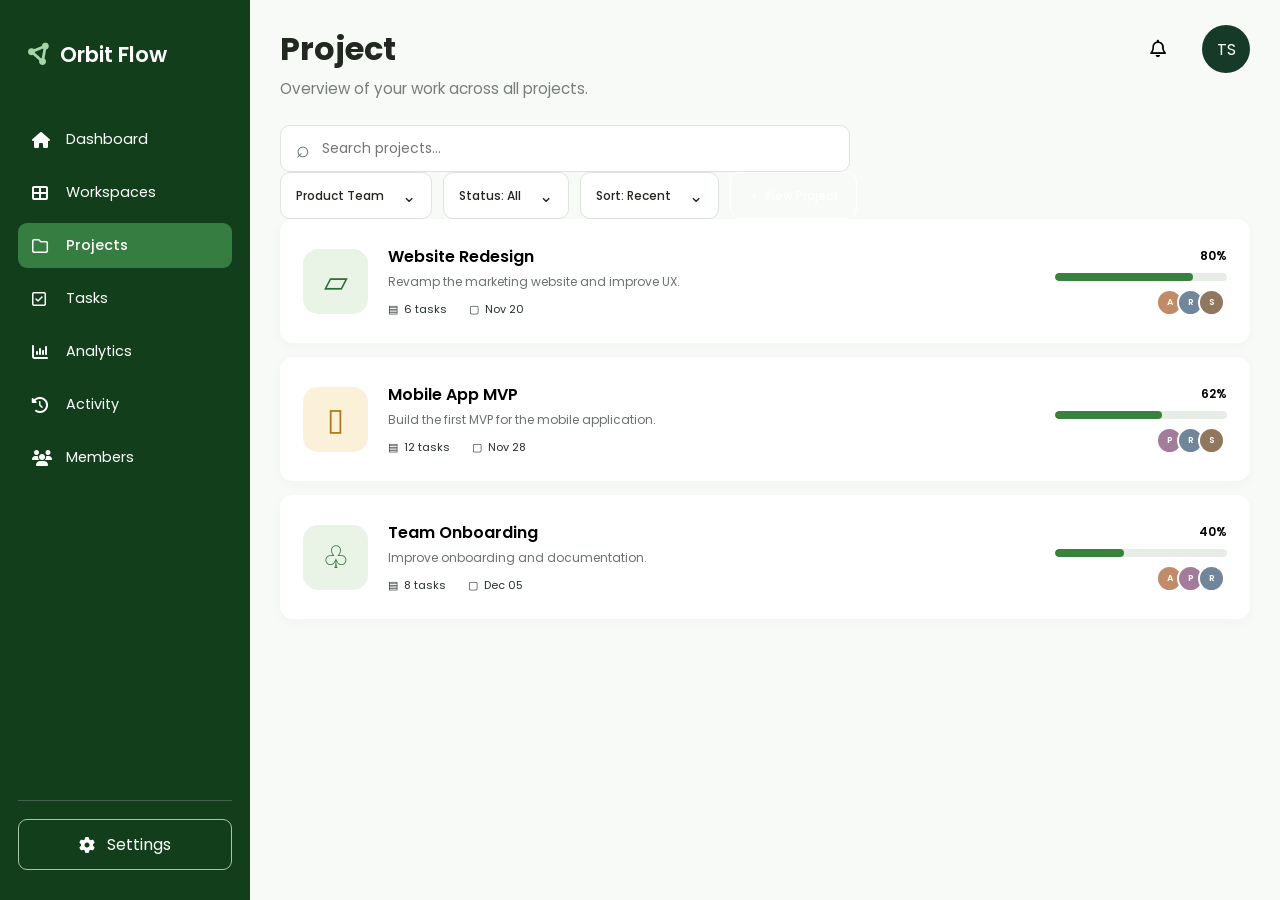
<file: frontend/src/pages/projects.html>
<!DOCTYPE html>
<html lang="en">
<head>
  <meta charset="UTF-8">
  <meta name="viewport" content="width=device-width, initial-scale=1.0">
  <title>Orbit Flow | Projects</title>
  <link rel="stylesheet" href="../css/projects.css">
  <link rel="preconnect" href="https://fonts.googleapis.com">
  <link rel="preconnect" href="https://fonts.gstatic.com" crossorigin>
  <link href="https://fonts.googleapis.com/css2?family=Poppins:wght@400;500;600;700&display=swap" rel="stylesheet">
  <link rel="stylesheet"
    href="https://cdnjs.cloudflare.com/ajax/libs/font-awesome/6.7.2/css/all.min.css">
</head>
<body>
  <div class="app-layout">

    <aside class="sidebar">
      <h2 class="logo">
        <i class="fa-solid fa-circle-nodes"></i>
        Orbit Flow
      </h2>

      <nav class="sidebar-items">
        <ul>

          <li class="item-list">
            <a href="dashboard.html">
              <i class="fa-solid fa-house"></i>
              Dashboard
            </a>
          </li>

          <li class="item-list">
            <a href="workspace.html">
              <i class="fa-solid fa-table-cells-large"></i>
                Workspaces
            </a>
          </li>

          <li class="item-list active">
            <a href="projects.html">
              <i class="fa-regular fa-folder"></i>
                Projects
              </a>
          </li>

          <li class="item-list">
            <a href="tasks.html">
              <i class="fa-regular fa-square-check"></i>
                Tasks
            </a>
          </li>

          <li class="item-list">
            <a href="analytics.html">
              <i class="fa-solid fa-chart-column"></i>
              Analytics
            </a>
          </li>

          <li class="item-list">
            <a href="activity.html">
              <i class="fa-solid fa-clock-rotate-left"></i>
              Activity
            </a>
          </li>

          <li class="item-list">
            <a href="members.html">
              <i class="fa-solid fa-users"></i>
              Members
            </a>
          </li>

        </ul>
      </nav>

      <div class="sidebar-bottom">
        <a href="settings.html">
          <i class="fa-solid fa-gear"></i>
          Settings
        </a>
      </div>

    </aside>


    <main class="main-content">
      <div class="top-bar">
        <div class="top-actions">
          <button class="top-noti">
            <i class="fa-regular fa-bell notification-icon"></i>
          </button>
          <button class="profile-pic">
                    TS
          </button>
        </div>
      </div>
      <div class="heading">
        <div class="heading-text">
          <h1 class="topic">
             Project
          </h1>
          <p>
          Overview of your work across all projects.
           </p>
        </div> 
      </div>

      <section class="projects-section">
        <div class="toolbar">
          <label class="search-box">
            <span class="search-icon">⌕</span>
            <input type="search" placeholder="Search projects...">
          </label>

          <div class="toolbar-actions">
            <button class="filter-button">Product Team <span>⌄</span></button>
            <button class="filter-button">Status: All <span>⌄</span></button>
            <button class="filter-button">Sort: Recent <span>⌄</span></button>
            <button class="new-project-button"><span>＋</span> New Project</button>
          </div>
        </div>

        <div class="project-list">
          <article class="project-card">
            <div class="project-symbol green-symbol">▱</div>
            <div class="project-details">
              <h2>Website Redesign</h2>
              <p>Revamp the marketing website and improve UX.</p>
              <div class="project-meta">
                <span>▤ &nbsp;6 tasks</span>
                <span>▢ &nbsp;Nov 20</span>
              </div>
            </div>
            <div class="project-status">
              <strong>80%</strong>
              <div class="progress-track"><span style="width: 80%"></span></div>
              <div class="member-stack">
                <span class="member member-one">A</span>
                <span class="member member-two">R</span>
                <span class="member member-three">S</span>
              </div>
            </div>
          </article>

          <article class="project-card">
            <div class="project-symbol yellow-symbol">▯</div>
            <div class="project-details">
              <h2>Mobile App MVP</h2>
              <p>Build the first MVP for the mobile application.</p>
              <div class="project-meta">
                <span>▤ &nbsp;12 tasks</span>
                <span>▢ &nbsp;Nov 28</span>
              </div>
            </div>
            <div class="project-status">
              <strong>62%</strong>
              <div class="progress-track"><span style="width: 62%"></span></div>
              <div class="member-stack">
                <span class="member member-four">P</span>
                <span class="member member-two">R</span>
                <span class="member member-three">S</span>
              </div>
            </div>
          </article>

          <article class="project-card">
            <div class="project-symbol green-symbol">♧</div>
            <div class="project-details">
              <h2>Team Onboarding</h2>
              <p>Improve onboarding and documentation.</p>
              <div class="project-meta">
                <span>▤ &nbsp;8 tasks</span>
                <span>▢ &nbsp;Dec 05</span>
              </div>
            </div>
            <div class="project-status">
              <strong>40%</strong>
              <div class="progress-track"><span style="width: 40%"></span></div>
              <div class="member-stack">
                <span class="member member-one">A</span>
                <span class="member member-four">P</span>
                <span class="member member-two">R</span>
              </div>
            </div>
          </article>
        </div>
      </section>
    </main>
  </div>
</body>
</html>
</file>
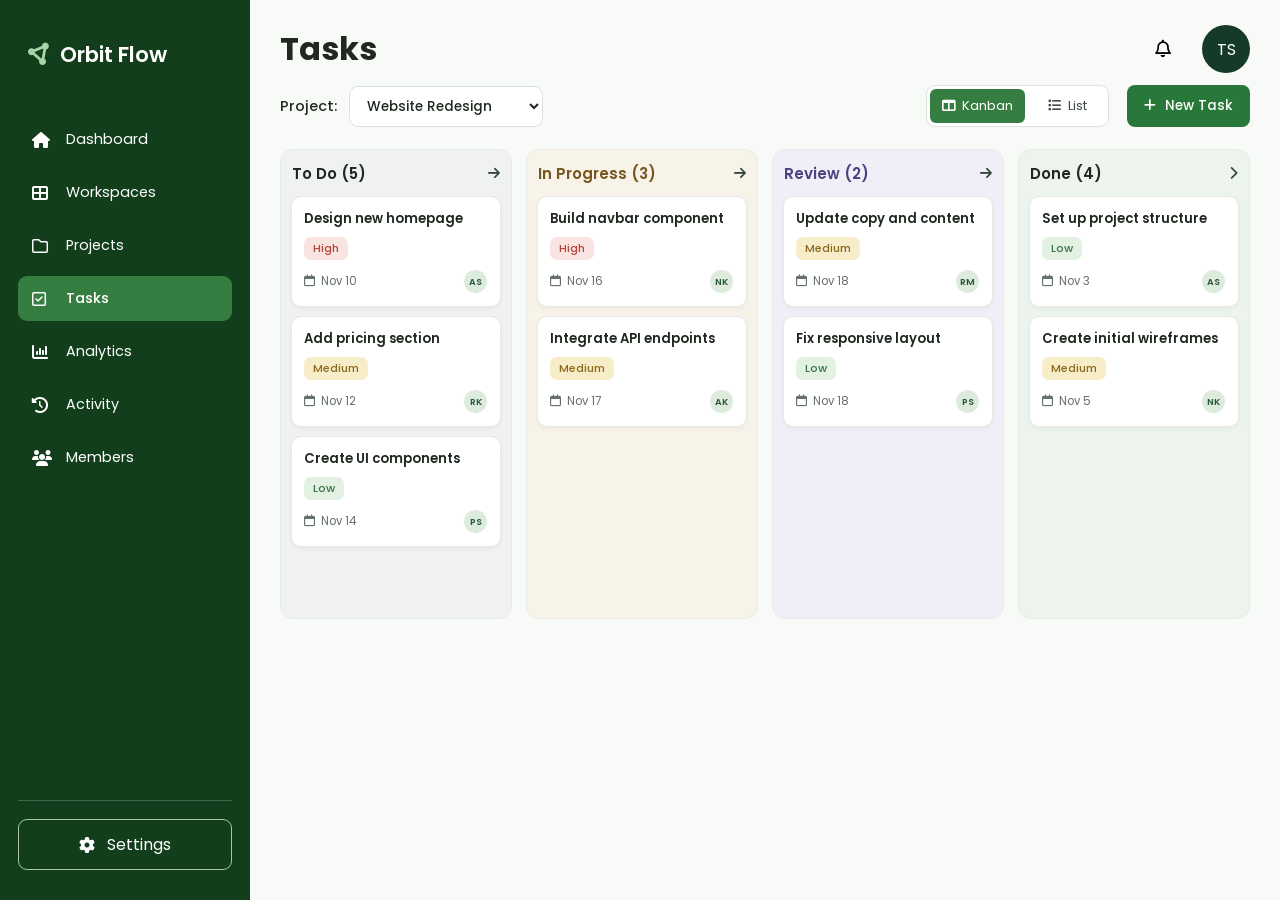
<file: frontend/src/pages/tasks.html>
<!DOCTYPE html>
<html lang="en">
<head>
    <meta charset="UTF-8">
    <meta name="viewport" content="width=device-width, initial-scale=1.0">
    <title>Orbit Flow | Tasks</title>

    <link rel="stylesheet" href="../css/tasks.css">
    <link rel="preconnect" href="https://fonts.googleapis.com">
    <link rel="preconnect" href="https://fonts.gstatic.com" crossorigin>
    <link href="https://fonts.googleapis.com/css2?family=Poppins:wght@400;500;600;700&display=swap" rel="stylesheet">
    <link rel="stylesheet" href="https://cdnjs.cloudflare.com/ajax/libs/font-awesome/6.7.2/css/all.min.css">
</head>

<body>
<div class="dashboard">

    <!-- SIDEBAR: same structure and styling as workspace page -->
    <aside class="sidebar">
        <h2 class="logo">
            <i class="fa-solid fa-circle-nodes"></i>
            Orbit Flow
        </h2>

        <nav class="sidebar-items">
            <ul>
                <li class="item-list">
                    <a href="dashboard.html">
                        <i class="fa-solid fa-house"></i>
                        Dashboard
                    </a>
                </li>

                <li class="item-list">
                    <a href="workspace.html">
                        <i class="fa-solid fa-table-cells-large"></i>
                        Workspaces
                    </a>
                </li>

                <li class="item-list">
                    <a href="projects.html">
                        <i class="fa-regular fa-folder"></i>
                        Projects
                    </a>
                </li>

                <li class="item-list active">
                    <a href="tasks.html">
                        <i class="fa-regular fa-square-check"></i>
                        Tasks
                    </a>
                </li>

                <li class="item-list">
                    <a href="analytics.html">
                        <i class="fa-solid fa-chart-column"></i>
                        Analytics
                    </a>
                </li>

                <li class="item-list">
                    <a href="activity.html">
                        <i class="fa-solid fa-clock-rotate-left"></i>
                        Activity
                    </a>
                </li>

                <li class="item-list">
                    <a href="members.html">
                        <i class="fa-solid fa-users"></i>
                        Members
                    </a>
                </li>
            </ul>
        </nav>

        <div class="sidebar-bottom">
            <a href="#">
                <i class="fa-solid fa-gear"></i>
                Settings
            </a>
        </div>
    </aside>

    <!-- MAIN CONTENT -->
    <main class="main-content">

        <!-- TOP BAR -->
        <header class="top-bar">
            <h1 class="page-title">Tasks</h1>

            <div class="top-actions">
                <button class="top-noti" aria-label="Notifications">
                    <i class="fa-regular fa-bell"></i>
                </button>

                <button class="profile-pic" aria-label="Profile">
                    TS
                </button>
            </div>
        </header>

        <!-- PROJECT FILTER AND TASK ACTIONS -->
        <section class="task-toolbar">
            <div class="project-filter">
                <label for="projectSelect">Project:</label>
                <select id="projectSelect">
                    <option>Website Redesign</option>
                    <option>Orbit Flow</option>
                    <option>AI Dashboard</option>
                </select>
            </div>

            <div class="toolbar-actions">
                <div class="view-options" aria-label="Task view">
                    <button class="view-btn active" id="kanbanView">
                        <i class="fa-solid fa-table-columns"></i>
                        Kanban
                    </button>
                    <button class="view-btn" id="listView">
                        <i class="fa-solid fa-list"></i>
                        List
                    </button>
                </div>

                <button class="new-task-btn" id="newTaskBtn">
                    <i class="fa-solid fa-plus"></i>
                    New Task
                </button>
            </div>
        </section>

        <!-- KANBAN BOARD -->
        <section class="kanban-board" id="kanbanBoard">

            <!-- TO DO -->
            <div class="task-column todo-column">
                <div class="column-heading">
                    <h2>To Do <span>(5)</span></h2>
                    <i class="fa-solid fa-arrow-right"></i>
                </div>

                <article class="task-card">
                    <h3>Design new homepage</h3>
                    <span class="priority high">High</span>
                    <div class="task-meta">
                        <span><i class="fa-regular fa-calendar"></i> Nov 10</span>
                        <span class="assignee">AS</span>
                    </div>
                </article>

                <article class="task-card">
                    <h3>Add pricing section</h3>
                    <span class="priority medium">Medium</span>
                    <div class="task-meta">
                        <span><i class="fa-regular fa-calendar"></i> Nov 12</span>
                        <span class="assignee">RK</span>
                    </div>
                </article>

                <article class="task-card">
                    <h3>Create UI components</h3>
                    <span class="priority low">Low</span>
                    <div class="task-meta">
                        <span><i class="fa-regular fa-calendar"></i> Nov 14</span>
                        <span class="assignee">PS</span>
                    </div>
                </article>
            </div>

            <!-- IN PROGRESS -->
            <div class="task-column progress-column">
                <div class="column-heading">
                    <h2>In Progress <span>(3)</span></h2>
                    <i class="fa-solid fa-arrow-right"></i>
                </div>

                <article class="task-card">
                    <h3>Build navbar component</h3>
                    <span class="priority high">High</span>
                    <div class="task-meta">
                        <span><i class="fa-regular fa-calendar"></i> Nov 16</span>
                        <span class="assignee">NK</span>
                    </div>
                </article>

                <article class="task-card">
                    <h3>Integrate API endpoints</h3>
                    <span class="priority medium">Medium</span>
                    <div class="task-meta">
                        <span><i class="fa-regular fa-calendar"></i> Nov 17</span>
                        <span class="assignee">AK</span>
                    </div>
                </article>
            </div>

            <!-- REVIEW -->
            <div class="task-column review-column">
                <div class="column-heading">
                    <h2>Review <span>(2)</span></h2>
                    <i class="fa-solid fa-arrow-right"></i>
                </div>

                <article class="task-card">
                    <h3>Update copy and content</h3>
                    <span class="priority medium">Medium</span>
                    <div class="task-meta">
                        <span><i class="fa-regular fa-calendar"></i> Nov 18</span>
                        <span class="assignee">RM</span>
                    </div>
                </article>

                <article class="task-card">
                    <h3>Fix responsive layout</h3>
                    <span class="priority low">Low</span>
                    <div class="task-meta">
                        <span><i class="fa-regular fa-calendar"></i> Nov 18</span>
                        <span class="assignee">PS</span>
                    </div>
                </article>
            </div>

            <!-- DONE -->
            <div class="task-column done-column">
                <div class="column-heading">
                    <h2>Done <span>(4)</span></h2>
                    <i class="fa-solid fa-chevron-right"></i>
                </div>

                <article class="task-card">
                    <h3>Set up project structure</h3>
                    <span class="priority low">Low</span>
                    <div class="task-meta">
                        <span><i class="fa-regular fa-calendar"></i> Nov 3</span>
                        <span class="assignee">AS</span>
                    </div>
                </article>

                <article class="task-card">
                    <h3>Create initial wireframes</h3>
                    <span class="priority medium">Medium</span>
                    <div class="task-meta">
                        <span><i class="fa-regular fa-calendar"></i> Nov 5</span>
                        <span class="assignee">NK</span>
                    </div>
                </article>
            </div>
        </section>

        <!-- LIST VIEW -->
        <section class="task-list-view" id="taskListView" hidden>
            <div class="list-header">
                <span>Task</span>
                <span>Status</span>
                <span>Priority</span>
                <span>Due date</span>
                <span>Assignee</span>
            </div>
            <div class="list-row">
                <span>Design new homepage</span><span>To Do</span><span class="priority high">High</span><span>Nov 10</span><span>AS</span>
            </div>
            <div class="list-row">
                <span>Add pricing section</span><span>To Do</span><span class="priority medium">Medium</span><span>Nov 12</span><span>RK</span>
            </div>
            <div class="list-row">
                <span>Create UI components</span><span>To Do</span><span class="priority low">Low</span><span>Nov 14</span><span>PS</span>
            </div>
            <div class="list-row">
                <span>Build navbar component</span><span>In Progress</span><span class="priority high">High</span><span>Nov 16</span><span>NK</span>
            </div>
            <div class="list-row">
                <span>Integrate API endpoints</span><span>In Progress</span><span class="priority medium">Medium</span><span>Nov 17</span><span>AK</span>
            </div>
            <div class="list-row">
                <span>Update copy and content</span><span>Review</span><span class="priority medium">Medium</span><span>Nov 18</span><span>RM</span>
            </div>
            <div class="list-row">
                <span>Fix responsive layout</span><span>Review</span><span class="priority low">Low</span><span>Nov 18</span><span>PS</span>
            </div>
            <div class="list-row">
                <span>Set up project structure</span><span>Done</span><span class="priority low">Low</span><span>Nov 3</span><span>AS</span>
            </div>
            <div class="list-row">
                <span>Create initial wireframes</span><span>Done</span><span class="priority medium">Medium</span><span>Nov 5</span><span>NK</span>
            </div>
        </section>

    </main>
</div>

<script>
    const kanbanView = document.getElementById("kanbanView");
    const listView = document.getElementById("listView");
    const kanbanBoard = document.getElementById("kanbanBoard");
    const taskListView = document.getElementById("taskListView");

    kanbanView.addEventListener("click", () => {
        kanbanBoard.hidden = false;
        taskListView.hidden = true;
        kanbanView.classList.add("active");
        listView.classList.remove("active");
    });

    listView.addEventListener("click", () => {
        kanbanBoard.hidden = true;
        taskListView.hidden = false;
        listView.classList.add("active");
        kanbanView.classList.remove("active");
    });

    document.getElementById("newTaskBtn").addEventListener("click", () => {
        alert("New Task button clicked. You can connect your task creation form here.");
    });
</script>
</body>
</html>
</file>
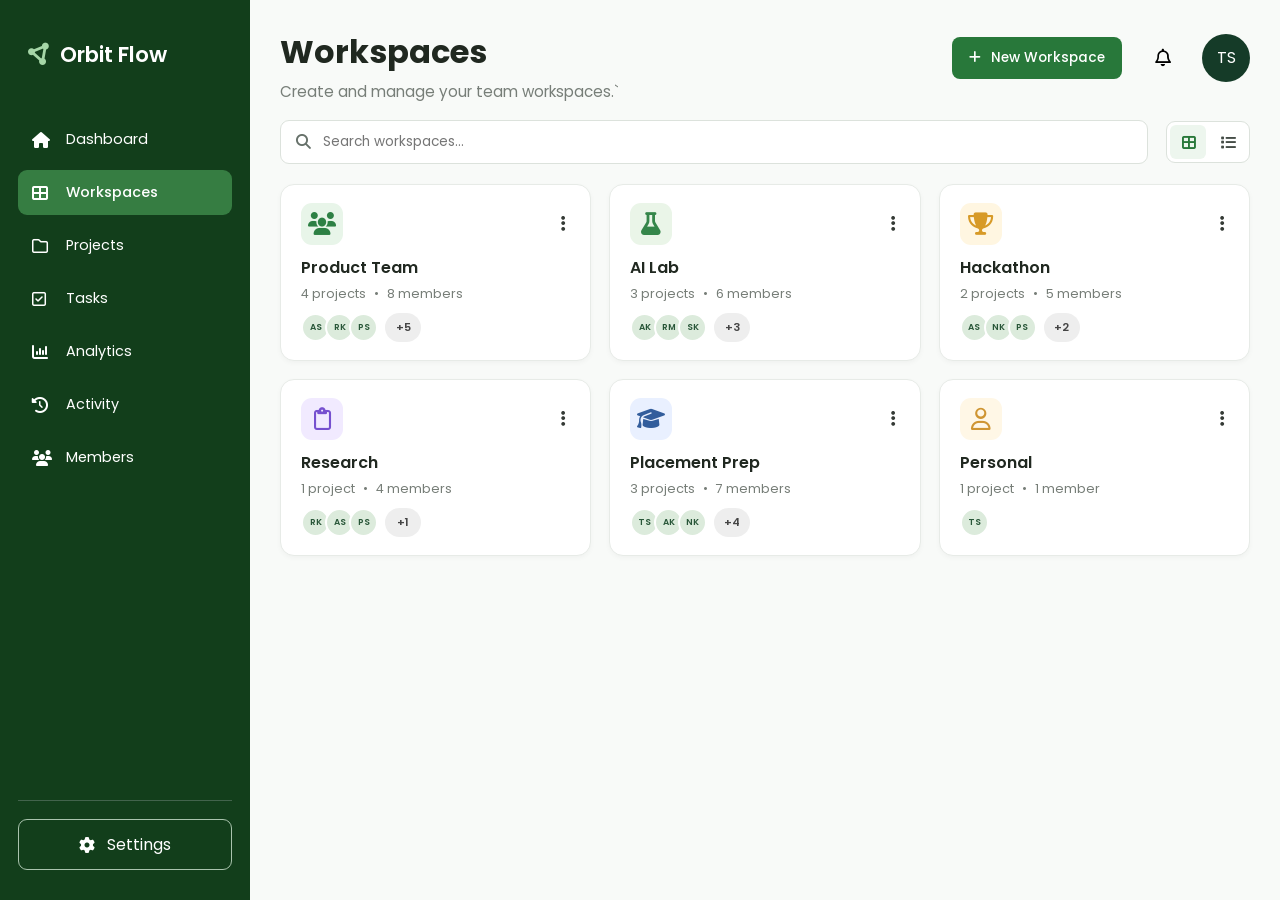
<file: frontend/src/pages/workspace.html>
<!DOCTYPE html>
<html lang="en">

<head>
    <meta charset="UTF-8">
    <meta name="viewport" content="width=device-width, initial-scale=1.0">

    <title>Orbit Flow | Workspaces</title>

    <link rel="stylesheet" href="../css/workspace.css">

    <link rel="preconnect" href="https://fonts.googleapis.com">
    <link rel="preconnect" href="https://fonts.gstatic.com" crossorigin>

    <link href="https://fonts.googleapis.com/css2?family=Poppins:wght@400;500;600;700&display=swap" rel="stylesheet">

    <link rel="stylesheet"
    href="https://cdnjs.cloudflare.com/ajax/libs/font-awesome/6.7.2/css/all.min.css">
</head>

<body>

    <div class="dashboard">

        <!-- SIDEBAR -->
        <aside class="sidebar">

            <h2 class="logo">
                <i class="fa-solid fa-circle-nodes"></i>
                Orbit Flow
            </h2>

            <nav class="sidebar-items">
                <ul>

                    <li class="item-list">
                        <a href="dashboard.html">
                            <i class="fa-solid fa-house"></i>
                            Dashboard
                        </a>
                    </li>

                    <li class="item-list active">
                        <a href="workspace.html">
                            <i class="fa-solid fa-table-cells-large"></i>
                            Workspaces
                        </a>
                    </li>

                    <li class="item-list">
                        <a href="projects.html">
                            <i class="fa-regular fa-folder"></i>
                            Projects
                        </a>
                    </li>

                    <li class="item-list">
                        <a href="tasks.html">
                            <i class="fa-regular fa-square-check"></i>
                            Tasks
                        </a>
                    </li>

                    <li class="item-list">
                        <a href="analytics.html">
                            <i class="fa-solid fa-chart-column"></i>
                            Analytics
                        </a>
                    </li>

                    <li class="item-list">
                        <a href="activity.html">
                            <i class="fa-solid fa-clock-rotate-left"></i>
                            Activity
                        </a>
                    </li>

                    <li class="item-list">
                        <a href="members.html">
                            <i class="fa-solid fa-users"></i>
                            Members
                        </a>
                    </li>

                </ul>
            </nav>

            <div class="sidebar-bottom">
                <a href="#">
                    <i class="fa-solid fa-gear"></i>
                    Settings
                </a>
            </div>

        </aside>


        <!-- MAIN CONTENT -->
        <main class="main-content">

            <!-- TOP BAR -->
            <header class="top-bar">
                <div class="heading">
                    <div class="heading-text">
                        <h1 class="topic">
                        Workspaces
                        </h1>
                        <p>
                        Create and manage your team workspaces.`
                        </p>
                    </div> 
                </div>
                <button class="new-workspace">
                    <i class="fa-solid fa-plus"></i>
                        New Workspace
                </button>

                <button class="top-noti">
                    <i class="fa-regular fa-bell"></i>
                </button>

                <button class="profile-pic">
                    TS
                </button>

            </header>


            <!-- PAGE HEADING -->


            <!-- SEARCH AND VIEW OPTIONS -->
            <section class="workspace-toolbar">

                <div class="search-box">

                    <i class="fa-solid fa-magnifying-glass"></i>

                    <input
                        type="text"
                        id="searchWorkspace"
                        placeholder="Search workspaces..."
                    >

                </div>

                <div class="view-options">

                    <button class="view-btn active" id="gridView">
                        <i class="fa-solid fa-border-all"></i>
                    </button>

                    <button class="view-btn" id="listView">
                        <i class="fa-solid fa-list"></i>
                    </button>

                </div>

            </section>


            <!-- WORKSPACE CARDS -->
            <section class="workspace-grid" id="workspaceGrid">


                <!-- PRODUCT TEAM -->
                <div class="workspace-card">

                    <div class="card-top">
                        <div class="workspace-icon product-icon">
                            <i class="fa-solid fa-users"></i>
                        </div>

                        <button class="more-btn">
                            <i class="fa-solid fa-ellipsis-vertical"></i>
                        </button>
                    </div>

                    <h3>Product Team</h3>

                    <p class="workspace-details">
                        4 projects <span>•</span> 8 members
                    </p>

                    <div class="member-avatars">
                        <span>AS</span>
                        <span>RK</span>
                        <span>PS</span>
                        <span class="extra-members">+5</span>
                    </div>

                </div>


                <!-- AI LAB -->
                <div class="workspace-card">

                    <div class="card-top">
                        <div class="workspace-icon ai-icon">
                            <i class="fa-solid fa-flask"></i>
                        </div>

                        <button class="more-btn">
                            <i class="fa-solid fa-ellipsis-vertical"></i>
                        </button>
                    </div>

                    <h3>AI Lab</h3>

                    <p class="workspace-details">
                        3 projects <span>•</span> 6 members
                    </p>

                    <div class="member-avatars">
                        <span>AK</span>
                        <span>RM</span>
                        <span>SK</span>
                        <span class="extra-members">+3</span>
                    </div>

                </div>


                <!-- HACKATHON -->
                <div class="workspace-card">

                    <div class="card-top">
                        <div class="workspace-icon hackathon-icon">
                            <i class="fa-solid fa-trophy"></i>
                        </div>

                        <button class="more-btn">
                            <i class="fa-solid fa-ellipsis-vertical"></i>
                        </button>
                    </div>

                    <h3>Hackathon</h3>

                    <p class="workspace-details">
                        2 projects <span>•</span> 5 members
                    </p>

                    <div class="member-avatars">
                        <span>AS</span>
                        <span>NK</span>
                        <span>PS</span>
                        <span class="extra-members">+2</span>
                    </div>

                </div>


                <!-- RESEARCH -->
                <div class="workspace-card">

                    <div class="card-top">
                        <div class="workspace-icon research-icon">
                            <i class="fa-regular fa-clipboard"></i>
                        </div>

                        <button class="more-btn">
                            <i class="fa-solid fa-ellipsis-vertical"></i>
                        </button>
                    </div>

                    <h3>Research</h3>

                    <p class="workspace-details">
                        1 project <span>•</span> 4 members
                    </p>

                    <div class="member-avatars">
                        <span>RK</span>
                        <span>AS</span>
                        <span>PS</span>
                        <span class="extra-members">+1</span>
                    </div>

                </div>


                <!-- PLACEMENT PREP -->
                <div class="workspace-card">

                    <div class="card-top">
                        <div class="workspace-icon placement-icon">
                            <i class="fa-solid fa-graduation-cap"></i>
                        </div>

                        <button class="more-btn">
                            <i class="fa-solid fa-ellipsis-vertical"></i>
                        </button>
                    </div>

                    <h3>Placement Prep</h3>

                    <p class="workspace-details">
                        3 projects <span>•</span> 7 members
                    </p>

                    <div class="member-avatars">
                        <span>TS</span>
                        <span>AK</span>
                        <span>NK</span>
                        <span class="extra-members">+4</span>
                    </div>

                </div>


                <!-- PERSONAL -->
                <div class="workspace-card">

                    <div class="card-top">
                        <div class="workspace-icon personal-icon">
                            <i class="fa-regular fa-user"></i>
                        </div>

                        <button class="more-btn">
                            <i class="fa-solid fa-ellipsis-vertical"></i>
                        </button>
                    </div>

                    <h3>Personal</h3>

                    <p class="workspace-details">
                        1 project <span>•</span> 1 member
                    </p>

                    <div class="member-avatars">
                        <span>TS</span>
                    </div>

                </div>


            </section>

        </main>

    </div>


    <!-- SEARCH AND GRID/LIST FUNCTIONALITY -->
    <script>

        const searchInput = document.getElementById("searchWorkspace");
        const cards = document.querySelectorAll(".workspace-card");

        searchInput.addEventListener("input", function () {

            const searchValue = this.value.toLowerCase();

            cards.forEach(card => {

                const workspaceName = card.querySelector("h3").textContent.toLowerCase();

                card.style.display = workspaceName.includes(searchValue)
                    ? ""
                    : "none";

            });

        });


        const gridView = document.getElementById("gridView");
        const listView = document.getElementById("listView");
        const workspaceGrid = document.getElementById("workspaceGrid");

        gridView.addEventListener("click", () => {

            workspaceGrid.classList.remove("list-layout");

            gridView.classList.add("active");
            listView.classList.remove("active");

        });

        listView.addEventListener("click", () => {

            workspaceGrid.classList.add("list-layout");

            listView.classList.add("active");
            gridView.classList.remove("active");

        });

    </script>

</body>
</html>
</file>
<file: frontend/src/css/style.css>
/*importing google fonts*/

@import url('https://fonts.googleapis.com/css2?family=Miniver&family=Poppins:ital,wght@0,100;0,200;0,300;0,400;0,500;0,600;0,700;0,800;0,900;1,100;1,200;1,300;1,400;1,500;1,600;1,700;1,800;1,900&display=swap');

* {
  margin: 0;
  padding: 0px;
  box-sizing: border-box;
  font-family: "Poppins", sans-serif;
}
:root {
  /*colors*/
  --white-color: #fff;
  --dark-color:#252525;
  --primary-color:#3b141c;
  --secondary-color:#f3961c;
  --light-pink-color: #faf4f5;
  --medium-gray-color:#ccc;

  /* fontsize*/
  --font-size-s: 0.9rem;
  --font-size-n: 1rem;
  --font-size-m: 1.12rem;
  --font-size-l: 1.5rem;
  --font-size-xl: 2rem;
  --font-size-xxl: 2.3rem;

  /*font weight*/
  --font-weight-normal: 400;
  --font-weight-medium: 500;
  --font-weight-semibold: 600;
  --font-weight-bold: 700;

  /*border raddius*/
  --border-radius-s: 8px;
  --border-radius-m: 30px;
  --border-radius-circle: 50%;

  /*site max width*/
  --site-max-width: 1300px;
}
.section-content {
  margin: 0 auto;
  padding: 0 20px;
  max-width: var(--site-max-width);
}
header {
  background: #d7f2da
}

ul {
  list-style: none;
}
a {
  text-decoration: none;
}
button{
  cursor: pointer;
  border: none;
  background: rgb(46, 117, 46);
  padding: 10px;
  border-radius: 7px;
}
.hero-buttons {
  display:flex;
  gap: 20px;
}
.hero-section button.learn {
  cursor: pointer;
  padding: 10px;
  border-color: rgb(46, 117, 46);
  border: 2px solid rgb(46, 117, 46);
  background-color: white;
}
header .navbar {
  display: flex;
  padding: 20px;
  align-items: center;
  justify-content:space-between;
}
.navbar .nav-logo .logo-text {
  color:black;
  padding: 40px 30x;
  font-size: 30px;
  font-weight: var(--font-weight-semibold);
}
.navbar .nav-menu {
  display: flex;
  gap: 30px;
}
.navbar .nav-menu .nav-link {
  padding: 8px 17px;
  font-size: var(--white-color);
  color: black;
  border-radius: 6px;
  transition: 0.3s ease;
}
.navbar .nav-menu .nav-link:hover {
  background: rgb(64, 148, 64);
}
.navbar .nav-button {
  color: white;
  padding: 20px ;
}
.hero-section {
  background-color: white;
  padding: 100px 100px
}
.hero-section .heading {
  font-size: 60px;
}
.hero-section .heading .highlight {
  color: rgb(46, 117, 46);
}
.hero-section .desc {
  font-size: 17px;
  font-weight: 400;
  padding: 7px;
  gap:10px;
  margin-top: 10px;
  margin-bottom: 10px;
}
.hero-section .login {
  color: white;
  padding: 20px;
}
.hero-section .learn-more {
  border-color: rgb(122, 192, 122);
  border-radius: 2%;
  color: black;
  padding: 20px; 
}



.feature-section {
  background-color: white;
  padding: 10px 80px;
}

.feature-section .feature-container {
  max-width: var(--site-max-width);
  margin:0 auto;

  display: flex;
  justify-content: space-between;
  align-items:center;
  gap: 25px;
}

.feature-section .feature-container .feature-item {
  display:flex;
  align-items: center;
  gap: 15px;
  flex: 1;
  padding: 10px 15px;
  border-right: 1px solid #ccc;
}
</file>
<file: frontend/src/css/activity.css>
/* ==============================
   GLOBAL STYLING
================================ */

* {
    margin: 0;
    padding: 0;
    box-sizing: border-box;
    font-family: "Poppins", sans-serif;
}

:root {
    --dark-green: #153b28;
    --sidebar-green: #123e1b;
    --primary-green: #28783a;
    --light-green: #edf6ee;
    --text-dark: #202820;
    --text-grey: #777e78;
    --border-color: #e7ebe7;
    --white: #ffffff;
}

body {
    background: #f8faf8;
    overflow: hidden;
}

/* ==============================
   MAIN LAYOUT
================================ */

.dashboard {
    display: flex;
    min-height: 100vh;
}

/* ==============================
   SIDEBAR - SAME AS OTHER PAGES
================================ */

.sidebar {
    width: 250px;
    height: 100vh;
    background: var(--sidebar-green);
    color: white;
    padding: 30px 18px;
    position: fixed;
    top: 0;
    left: 0;
    display: flex;
    flex-direction: column;
    z-index: 10;
}

.logo {
    font-size: 1.35rem;
    font-weight: 600;
    display: flex;
    align-items: center;
    gap: 10px;
    padding: 8px 10px;
    margin-bottom: 38px;
}

.logo i {
    font-size: 1.4rem;
    color: #a5d6a7;
}

.sidebar-items {
    width: 100%;
}

.sidebar-items ul {
    list-style: none;
    display: flex;
    flex-direction: column;
    gap: 8px;
}

.item-list {
    width: 100%;
}

.item-list a {
    display: flex;
    align-items: center;
    gap: 14px;
    padding: 12px 14px;
    color: white;
    text-decoration: none;
    font-size: 0.9rem;
    border-radius: 9px;
    transition: 0.25s ease;
}

.item-list a i {
    width: 20px;
    font-size: 1rem;
}

.item-list a:hover {
    background: #285638;
}

.item-list.active a {
    background: #367d42;
    font-weight: 500;
}

.sidebar-bottom {
    margin-top: auto;
    width: 100%;
    border-top: 1px solid #42634c;
    padding-top: 18px;
}

.sidebar-bottom a {
    display: flex;
    align-items: center;
    justify-content: center;
    gap: 12px;
    color: white;
    text-decoration: none;
    padding: 12px;
    border: 1px solid #a9c3ad;
    border-radius: 9px;
    transition: 0.3s;
}

.sidebar-bottom a:hover {
    background: #285638;
}

/* ==============================
   MAIN CONTENT
================================ */

.main-content {
    margin-left: 250px;
    width: calc(100% - 250px);
    height: 100vh;
    overflow-y: auto;
    padding: 25px 30px 35px;
}

/* ==============================
   TOP BAR
================================ */

.top-bar {
    display: flex;
    justify-content: space-between;
    align-items: center;
    width: 100%;
    margin-bottom: 18px;
}

.page-heading {
    display: flex;
    flex-direction: column;
    gap: 3px;
    margin-right: auto;
}

.page-title {
    color: var(--text-dark);
    font-size: 2rem;
    font-weight: 700;
}

.page-heading p {
    color: var(--text-grey);
    font-size: 0.9rem;
}

.top-actions {
    display: flex;
    align-items: center;
    gap: 20px;
}

.top-noti {
    width: 40px;
    height: 40px;
    border: none;
    background: transparent;
    border-radius: 50%;
    font-size: 1.1rem;
    cursor: pointer;
}

.top-noti:hover {
    border: 1px solid #263c32;
}

.profile-pic {
    width: 48px;
    height: 48px;
    border: none;
    border-radius: 50%;
    background: var(--dark-green);
    color: white;
    font-size: 1rem;
    cursor: pointer;
}

/* ==============================
   ACTIVITY FILTER
================================ */

.activity-toolbar {
    display: flex;
    justify-content: flex-end;
    align-items: center;
    margin-bottom: 15px;
}

.project-filter {
    min-width: 160px;
    padding: 10px 14px;
    border: 1px solid #dce2dc;
    border-radius: 9px;
    background: white;
    color: var(--text-dark);
    font-size: 0.85rem;
    font-weight: 500;
    outline: none;
    cursor: pointer;
}

.project-filter:focus {
    border-color: var(--primary-green);
}

/* ==============================
   ACTIVITY TIMELINE
================================ */

.activity-list {
    position: relative;
    width: 100%;
    padding: 0 12px 0 8px;
}

.activity-item {
    display: grid;
    grid-template-columns: 72px minmax(0, 1fr);
    gap: 18px;
    min-height: 112px;
    position: relative;
}

.activity-item:not(:last-child)::before {
    content: "";
    position: absolute;
    left: 27px;
    top: 58px;
    bottom: -2px;
    width: 2px;
    background: #e4e8e4;
}

.activity-icon {
    width: 60px;
    height: 60px;
    display: flex;
    align-items: center;
    justify-content: center;
    border-radius: 50%;
    font-size: 1.35rem;
    position: relative;
    z-index: 1;
}

.file-icon,
.complete-icon {
    color: #378348;
    background: #e5f2e3;
}

.comment-icon,
.update-icon {
    color: #6651b7;
    background: #eee9fb;
}

.create-icon {
    color: #bd8b2d;
    background: #fbf1d6;
}

.activity-content {
    min-width: 0;
    border-bottom: 1px solid #e5e9e5;
    padding: 2px 0 17px;
}

.activity-main {
    display: flex;
    justify-content: space-between;
    align-items: flex-start;
    gap: 20px;
}

.activity-description {
    min-width: 0;
}

.activity-description h2 {
    color: var(--text-dark);
    font-size: 1rem;
    line-height: 1.55;
    font-weight: 500;
}

.activity-description h2 strong {
    font-weight: 600;
}

.activity-description p {
    color: #5f6861;
    font-size: 0.9rem;
    line-height: 1.6;
    margin-top: 2px;
}

.activity-description .comment-text {
    color: #5f6861;
    margin-top: 2px;
}

.status-progress {
    color: #28783a;
    font-weight: 600;
}

.separator {
    margin: 0 9px;
    color: #737c75;
}

.project-name {
    color: #414b43;
    font-weight: 500;
}

.activity-main time {
    flex-shrink: 0;
    color: #69736b;
    font-size: 0.85rem;
    padding-top: 6px;
    white-space: nowrap;
}

/* ==============================
   EMPTY STATE
================================ */

.empty-state {
    padding: 35px 10px;
    text-align: center;
    color: var(--text-grey);
    font-size: 0.9rem;
}

.empty-state[hidden],
.activity-item[hidden] {
    display: none;
}

/* ==============================
   RESPONSIVE DESIGN
================================ */

@media (max-width: 900px) {
    .activity-item {
        grid-template-columns: 58px minmax(0, 1fr);
        gap: 12px;
    }

    .activity-icon {
        width: 50px;
        height: 50px;
        font-size: 1.15rem;
    }

    .activity-item:not(:last-child)::before {
        left: 23px;
        top: 50px;
    }

    .activity-description h2 {
        font-size: 0.9rem;
    }

    .activity-description p {
        font-size: 0.82rem;
    }
}

@media (max-width: 700px) {
    .sidebar {
        width: 75px;
        padding: 25px 10px;
    }

    .logo {
        font-size: 0;
        justify-content: center;
        padding: 0;
    }

    .logo i {
        font-size: 1.4rem;
    }

    .item-list a {
        justify-content: center;
        padding: 13px 5px;
        font-size: 0;
    }

    .item-list a i {
        font-size: 1rem;
    }

    .sidebar-bottom a {
        font-size: 0;
    }

    .sidebar-bottom a i {
        font-size: 1rem;
    }

    .main-content {
        margin-left: 75px;
        width: calc(100% - 75px);
        padding: 20px 12px;
    }

    .page-title {
        font-size: 1.6rem;
    }

    .page-heading p {
        font-size: 0.78rem;
    }

    .activity-main {
        flex-direction: column;
        gap: 5px;
    }

    .activity-main time {
        padding-top: 0;
        font-size: 0.75rem;
    }

    .activity-item {
        min-height: 130px;
    }

    .activity-list {
        padding: 0;
    }

    .project-filter {
        min-width: 140px;
    }
}
</file>
<file: frontend/src/css/analytics.css>
/* ==============================
   GLOBAL STYLING
================================ */

* {
    margin: 0;
    padding: 0;
    box-sizing: border-box;
    font-family: "Poppins", sans-serif;
}

:root {
    --dark-green: #153b28;
    --sidebar-green: #123e1b;
    --primary-green: #28783a;
    --light-green: #edf6ee;
    --text-dark: #202820;
    --text-grey: #777e78;
    --border-color: #e7ebe7;
    --white: #ffffff;
}

body {
    background: #f8faf8;
    overflow: hidden;
}

/* ==============================
   MAIN LAYOUT
================================ */

.dashboard {
    display: flex;
    min-height: 100vh;
}

/* ==============================
   SIDEBAR - SAME AS WORKSPACE/TASK
================================ */

.sidebar {
    width: 250px;
    height: 100vh;
    background: var(--sidebar-green);
    color: white;
    padding: 30px 18px;
    position: fixed;
    top: 0;
    left: 0;
    display: flex;
    flex-direction: column;
    z-index: 10;
}

.logo {
    font-size: 1.35rem;
    font-weight: 600;
    display: flex;
    align-items: center;
    gap: 10px;
    padding: 8px 10px;
    margin-bottom: 38px;
}

.logo i {
    font-size: 1.4rem;
    color: #a5d6a7;
}

.sidebar-items {
    width: 100%;
}

.sidebar-items ul {
    list-style: none;
    display: flex;
    flex-direction: column;
    gap: 8px;
}

.item-list {
    width: 100%;
}

.item-list a {
    display: flex;
    align-items: center;
    gap: 14px;
    padding: 12px 14px;
    color: white;
    text-decoration: none;
    font-size: 0.9rem;
    border-radius: 9px;
    transition: 0.25s ease;
}

.item-list a i {
    width: 20px;
    font-size: 1rem;
}

.item-list a:hover {
    background: #285638;
}

.item-list.active a {
    background: #367d42;
    font-weight: 500;
}

.sidebar-bottom {
    margin-top: auto;
    width: 100%;
    border-top: 1px solid #42634c;
    padding-top: 18px;
}

.sidebar-bottom a {
    display: flex;
    align-items: center;
    justify-content: center;
    gap: 12px;
    color: white;
    text-decoration: none;
    padding: 12px;
    border: 1px solid #a9c3ad;
    border-radius: 9px;
    transition: 0.3s;
}

.sidebar-bottom a:hover {
    background: #285638;
}

/* ==============================
   MAIN CONTENT
================================ */

.main-content {
    margin-left: 250px;
    width: calc(100% - 250px);
    height: 100vh;
    overflow-y: auto;
    padding: 25px 30px 35px;
}

/* ==============================
   TOP BAR
================================ */

.top-bar {
    display: flex;
    justify-content: space-between;
    top:25px;
    right: 30px;
    gap: 20px;
    width: 100%;
    align-items: center;
    margin-bottom: 5px;
}

.page-heading {
    position: static;
    align-items: flex-start;
    display: flex;
    flex-direction: column;
    gap: 4px;
}

.page-title {
    color: var(--text-dark);
    font-size: 2rem;
    font-weight: 600;
}

.page-heading p {
    color: var(--text-grey);
    font-size: 0.9rem;
}

.top-actions {
    display: flex;
    align-items: center;
    gap: 20px;
}

.top-noti {
    width: 40px;
    height: 40px;
    border: none;
    background: transparent;
    border-radius: 50%;
    font-size: 1.1rem;
    cursor: pointer;
}

.top-noti:hover {
    border: 1px solid #263c32;
}

.profile-pic {
    width: 48px;
    height: 48px;
    border: none;
    border-radius: 50%;
    background: var(--dark-green);
    color: white;
    font-size: 1rem;
    cursor: pointer;
}

/* ==============================
   ANALYTICS TOOLBAR
================================ */

.analytics-toolbar {
    display: flex;
    justify-content: flex-end;
    align-items: center;
    margin-bottom: 18px;
}

.period-select {
    min-width: 135px;
    padding: 9px 13px;
    border: 1px solid #dce2dc;
    border-radius: 9px;
    background: white;
    color: var(--text-dark);
    font-size: 0.82rem;
    font-weight: 500;
    outline: none;
    cursor: pointer;
}

.period-select:focus {
    border-color: var(--primary-green);
}

/* ==============================
   SUMMARY CARDS
================================ */

.stats-grid {
    display: grid;
    grid-template-columns: repeat(4, minmax(0, 1fr));
    gap: 14px;
    margin-bottom: 20px;
    margin-top: 35px;
}

.stat-card {
    display: flex;
    align-items: flex-start;
    gap: 12px;
    min-width: 0;
    min-height: 112px;
    padding: 15px 14px;
    border: 1px solid var(--border-color);
    border-radius: 13px;
    background: white;
    box-shadow: 0 2px 5px rgba(0, 0, 0, 0.025);
}

.completed-card {
    background: #f7faf5;
    border-color: #e2ebdf;
}

.pending-card {
    background: #fcf9f1;
    border-color: #eee6d3;
}

.overdue-card {
    background: #fcf5f4;
    border-color: #f0e0de;
}

.rate-card {
    background: #f7faf5;
    border-color: #e2ebdf;
}

.stat-icon {
    display: flex;
    align-items: center;
    justify-content: center;
    flex: 0 0 34px;
    width: 34px;
    height: 34px;
    border-radius: 50%;
    font-size: 1rem;
}

.completed-card .stat-icon,
.rate-card .stat-icon {
    color: #398448;
    background: #e4f1e2;
}

.pending-card .stat-icon {
    color: #a77a2c;
    background: #f7edcf;
}

.overdue-card .stat-icon {
    color: #c44e47;
    background: #f8e4e1;
}

.stat-content {
    min-width: 0;
}

.stat-label {
    color: #4d554e;
    font-size: 0.78rem;
    font-weight: 500;
    white-space: nowrap;
}

.stat-content h2 {
    margin-top: 2px;
    margin-bottom: 4px;
    color: #17231b;
    font-size: 1.65rem;
    line-height: 1.2;
    font-weight: 700;
}

.stat-change {
    display: inline-flex;
    align-items: center;
    gap: 4px;
    font-size: 0.78rem;
    font-weight: 600;
}

.stat-change.positive {
    color: #388348;
}

.stat-change.negative {
    color: #c44840;
}

/* ==============================
   CHART CARDS
================================ */

.charts-grid {
    display: grid;
    grid-template-columns: 1fr 1fr;
    gap: 16px;
}

.chart-card {
    min-width: 0;
    min-height: 315px;
    padding: 17px 16px;
    background: white;
    border: 1px solid var(--border-color);
    border-radius: 13px;
    box-shadow: 0 2px 5px rgba(0, 0, 0, 0.035);
}

.chart-card h2 {
    color: var(--text-dark);
    font-size: 1rem;
    font-weight: 600;
    margin-bottom: 18px;
}

/* ==============================
   WEEKLY COMPLETION LINE CHART
================================ */

.line-chart-wrap {
    display: flex;
    align-items: stretch;
    gap: 10px;
    height: 235px;
}

.y-axis-labels {
    display: flex;
    flex-direction: column;
    justify-content: space-between;
    padding: 7px 0 25px;
    color: #66716a;
    font-size: 0.68rem;
    font-weight: 500;
}

.chart-area {
    display: flex;
    flex: 1;
    min-width: 0;
    flex-direction: column;
}

.trend-chart {
    display: block;
    width: 100%;
    height: 205px;
    overflow: visible;
}

.grid-line {
    stroke: #e9ede9;
    stroke-width: 1;
    stroke-dasharray: 3 4;
}

.trend-area {
    fill: url(#areaFill);
}

.trend-line {
    fill: none;
    stroke: #438b3c;
    stroke-width: 5;
    stroke-linecap: round;
    stroke-linejoin: round;
}

.chart-point {
    fill: white;
    stroke: #438b3c;
    stroke-width: 4;
}

.x-axis-labels {
    display: flex;
    justify-content: space-between;
    padding: 0 1px;
    color: #4f5951;
    font-size: 0.7rem;
    font-weight: 500;
}

/* ==============================
   TASKS BY STATUS DONUT CHART
================================ */

.status-chart-content {
    display: flex;
    align-items: center;
    justify-content: space-around;
    gap: 18px;
    min-height: 225px;
}

.donut-chart {
    display: flex;
    align-items: center;
    justify-content: center;
    flex: 0 0 190px;
    width: 190px;
    height: 190px;
    border-radius: 50%;
    background: conic-gradient(
        #28783a 0deg 208.8deg,
        #e9bd42 208.8deg 313.2deg,
        #d9ddda 313.2deg 360deg
    );
    position: relative;
}

.donut-hole {
    display: flex;
    flex-direction: column;
    align-items: center;
    justify-content: center;
    width: 125px;
    height: 125px;
    border-radius: 50%;
    background: white;
}

.donut-hole strong {
    color: var(--text-dark);
    font-size: 1.75rem;
    line-height: 1.2;
    font-weight: 700;
}

.donut-hole span {
    color: #58625a;
    font-size: 0.72rem;
    font-weight: 500;
}

.chart-legend {
    display: flex;
    flex-direction: column;
    gap: 19px;
    min-width: 0;
}

.legend-item {
    display: grid;
    grid-template-columns: 11px auto auto;
    align-items: center;
    gap: 8px;
    color: #4d554e;
    font-size: 0.7rem;
    white-space: nowrap;
}

.legend-dot {
    width: 10px;
    height: 10px;
    border-radius: 50%;
}

.completed-dot {
    background: #28783a;
}

.progress-dot {
    background: #e9bd42;
}

.todo-dot {
    background: #d9ddda;
}

.legend-item strong {
    color: #343d36;
    font-size: 0.68rem;
    font-weight: 600;
}

/* ==============================
   RESPONSIVE DESIGN
================================ */

@media (max-width: 1100px) {
    .stats-grid {
        grid-template-columns: repeat(2, minmax(0, 1fr));
    }

    .charts-grid {
        grid-template-columns: 1fr;
    }
}

@media (max-width: 700px) {
    .sidebar {
        width: 75px;
        padding: 25px 10px;
    }

    .logo {
        font-size: 0;
        justify-content: center;
        padding: 0;
    }

    .logo i {
        font-size: 1.4rem;
    }

    .item-list a {
        justify-content: center;
        padding: 13px 5px;
        font-size: 0;
    }

    .item-list a i {
        font-size: 1rem;
    }

    .sidebar-bottom a {
        font-size: 0;
    }

    .sidebar-bottom a i {
        font-size: 1rem;
    }

    .main-content {
        margin-left: 75px;
        width: calc(100% - 75px);
        padding: 20px 12px;
    }

    .stats-grid {
        grid-template-columns: 1fr 1fr;
        gap: 9px;
    }

    .stat-card {
        padding: 12px 9px;
        gap: 8px;
    }

    .stat-content h2 {
        font-size: 1.35rem;
    }

    .stat-label {
        font-size: 0.68rem;
    }

    .stat-change {
        font-size: 0.68rem;
    }

    .status-chart-content {
        flex-direction: column;
        padding: 10px 0;
    }

    .chart-legend {
        width: 100%;
    }

    .legend-item {
        grid-template-columns: 11px 1fr auto;
    }
}
</file>
<file: frontend/src/css/dashboard.css>
/* ==============================
   GLOBAL STYLING
================================ */

* {
    margin: 0;
    padding: 0;
    box-sizing: border-box;
    font-family: "Poppins", sans-serif;
}

:root {
    --dark-green: #153b28;
    --sidebar-green: #123e1b;
    --primary-green: #28783a;
    --light-green: #edf6ee;

    --text-dark: #202820;
    --text-grey: #777e78;
    --border-color: #e7ebe7;
    --white: #ffffff;
}

body {
    background: #f8faf8;
    overflow: hidden;
}


/* ==============================
   MAIN LAYOUT
================================ */

.dashboard {
    display: flex;
    min-height: 100vh;
}


/* ==============================
   SIDEBAR
================================ */

.sidebar {
    width: 250px;
    height: 100vh;

    background: var(--sidebar-green);
    color: white;

    padding: 30px 18px;

    position: fixed;
    top: 0;
    left: 0;

    display: flex;
    flex-direction: column;

    z-index: 10;
}

.logo {
    font-size: 1.35rem;
    font-weight: 600;

    display: flex;
    align-items: center;
    gap: 10px;

    padding: 8px 10px;
    margin-bottom: 38px;
}

.logo i {
    font-size: 1.4rem;
    color: #a5d6a7;
}

.sidebar-items {
    width: 100%;
}

.sidebar-items ul {
    list-style: none;

    display: flex;
    flex-direction: column;
    gap: 8px;
}

.item-list {
    width: 100%;
}

.item-list a {
    display: flex;
    align-items: center;
    gap: 14px;

    padding: 12px 14px;

    color: #ffffff;
    text-decoration: none;

    font-size: 0.9rem;
    border-radius: 9px;

    transition: 0.25s ease;
}

.item-list a i {
    width: 20px;
    font-size: 1rem;
}

.item-list a:hover {
    background: #285638;
}

.item-list.active a {
    background: #367d42;
    font-weight: 500;
}


/* SETTINGS */

.sidebar-bottom {
    margin-top: auto;
    width: 100%;
    border-top: 1px solid #42634c;
    padding-top: 18px;
}

.sidebar-bottom a {
    display: flex;
    align-items: center;
    justify-content: center;
    gap: 12px;

    color: white;
    text-decoration: none;

    padding: 12px;
    border: 1px solid #a9c3ad;
    border-radius: 9px;

    transition: 0.3s;
}

.sidebar-bottom a:hover {
    background: #285638;
}


/* ==============================
   MAIN CONTENT
================================ */

.main-content {
    margin-left: 250px;

    width: calc(100% - 250px);
    height: 100vh;

    overflow-y: auto;

    padding: 25px 30px 35px;
    position: relative;
}


/* ==============================
   TOP BAR
================================ */

.top-bar {
    position: absolute;
    top: 25px;
    right:30px;
    display: flex;
    justify-content: flex-end;
    align-items: center;
    gap: 20px;
    margin: 0;
}

.top-actions {
    display: flex;
    align-items: center;
    gap: 25px;
}

.top-noti {
    width: 40px;
    height: 40px;

    border: none;
    background: transparent;

    border-radius: 50%;
    font-size: 1.1rem;

    cursor: pointer;
    position: relative;
}

.top-noti:hover {
    border: 1px solid #263c32;
}

.notification-dot {
    width: 8px;
    height: 8px;

    background: #28783a;
    border-radius: 50%;

    position: absolute;
    top: 7px;
    right: 7px;
}

.profile-pic {
    width: 48px;
    height: 48px;

    border: none;
    border-radius: 50%;

    background: var(--dark-green);
    color: white;

    font-size: 1rem;
    cursor: pointer;
}


/* ==============================
   DASHBOARD HEADING
================================ */

.heading {
    display: flex;
    justify-content: space-between;
    align-items: center;
    margin-top:0;
    margin-bottom: 25px;
}

.heading-text {
    display: flex;
    flex-direction: column;
    gap: 4px;
}

.topic {
    font-size: 2rem;
    font-weight: 700;
    color: var(--text-dark);
}

.heading p {
    color: var(--text-grey);
    font-size: 0.95rem;
}

.cal {
    display: flex;
    align-items: center;
    gap: 12px;
    position: absolute;
    top: 28px;
    right:180px;

    padding: 10px 16px;

    background: white;
    border: 1px solid #dce2dc;
    border-radius: 9px;

    font-size: 0.85rem;
    cursor: pointer;

}

.cal:hover {
    border-color: var(--primary-green);
}


/* ==============================
   STATISTICS CARDS
================================ */

.stats-container {
    display: grid;
    grid-template-columns: repeat(4, minmax(0, 1fr));
    gap: 18px;

    margin-bottom: 22px;
}

.stat-card {
    min-height: 155px;

    display: flex;
    align-items: flex-start;
    gap: 16px;

    padding: 20px;

    border: 1px solid var(--border-color);
    border-radius: 17px;
}

.total-card {
    background: #f2f9f6;
}

.completed-card {
    background: #f5f9f1;
}

.pending-card {
    background: #fffbf0;
}

.overdue-card {
    background: #fff5f5;
}

.stat-icon {
    width: 54px;
    height: 54px;

    min-width: 54px;

    display: flex;
    justify-content: center;
    align-items: center;

    border-radius: 50%;
    font-size: 1.45rem;
}

.total-card .stat-icon {
    background: #e1f2e9;
    color: #25865b;
}

.completed-card .stat-icon {
    background: #e9f5df;
    color: #398b32;
}

.pending-card .stat-icon {
    background: #fff2cc;
    color: #d69b00;
}

.overdue-card .stat-icon {
    background: #ffe4e4;
    color: #d83232;
}

.stat-info h4 {
    font-size: 0.9rem;
    font-weight: 600;
    margin-bottom: 3px;
}

.stat-info h2 {
    font-size: 1.8rem;
    line-height: 1.4;
}

.stat-info p {
    font-size: 0.9rem;
    font-weight: 600;
}

.stat-info small {
    display: block;
    color: var(--text-grey);
    font-size: 0.75rem;
    margin-top: 3px;
}

.positive {
    color: #26833a;
}

.negative {
    color: #d33b36;
}


/* ==============================
   PANELS
================================ */

.charts-container,
.bottom-container {
    display: grid;
    grid-template-columns: repeat(2, minmax(0, 1fr));
    gap: 20px;

    margin-bottom: 20px;
}

.panel {
    background: white;

    border: 1px solid var(--border-color);
    border-radius: 17px;

    padding: 20px;

    box-shadow: 0 3px 10px rgba(0,0,0,0.035);
}

.panel h3 {
    font-size: 1.15rem;
    font-weight: 600;
    margin-bottom: 20px;
}


/* ==============================
   PROJECT PROGRESS / DONUT
================================ */

.progress-panel {
    min-height: 270px;
}

.progress-content {
    display: flex;
    justify-content: space-around;
    align-items: center;
    gap: 20px;
}

.donut-chart {
    width: 175px;
    height: 175px;
    min-width: 175px;

    border-radius: 50%;

    background: conic-gradient(
        #d9ddda 0deg 360deg
    );

    display: flex;
    align-items: center;
    justify-content: center;
}

.donut-inner {
    width: 125px;
    height: 125px;

    border-radius: 50%;
    background: white;

    display: flex;
    align-items: center;
    justify-content: center;
    flex-direction: column;
}

.donut-inner h2 {
    font-size: 1.8rem;
}

.donut-inner span {
    font-size: 0.8rem;
    color: var(--text-grey);
}

.progress-legend {
    flex: 1;
}

.legend-item {
    display: flex;
    align-items: center;
    gap: 10px;

    padding: 12px 0;
    border-bottom: 1px solid #eeeeee;

    font-size: 0.82rem;
}

.legend-item:last-child {
    border-bottom: none;
}

.legend-item strong {
    margin-left: auto;
}

.dot {
    width: 11px;
    height: 11px;
    min-width: 11px;
    border-radius: 50%;
}

.green-dot {
    background: #286b35;
}

.yellow-dot {
    background: #efb900;
}

.grey-dot {
    background: #c9c9c9;
}


/* ==============================
   WEEKLY COMPLETION CHART
================================ */

.weekly-panel {
    min-height: 270px;
}

.bar-chart {
    height: 185px;

    display: flex;
    gap: 12px;
}

.chart-y-labels {
    display: flex;
    flex-direction: column;
    justify-content: space-between;

    color: var(--text-grey);
    font-size: 0.7rem;

    padding-bottom: 25px;
}

.chart-main {
    flex: 1;
    position: relative;
}

.chart-grid {
    position: absolute;
    inset: 0 0 25px 0;

    display: flex;
    flex-direction: column;
    justify-content: space-between;
}

.chart-grid span {
    border-top: 1px solid #e8eae8;
}

.bars {
    position: absolute;
    inset: 0 0 0 0;

    display: flex;
    justify-content: space-around;
    align-items: flex-end;
}

.bar-column {
    height: 100%;
    width: 11%;

    display: flex;
    flex-direction: column;
    align-items: center;
    justify-content: flex-end;
    gap: 8px;

    z-index: 1;
}

.bar {
    width: 100%;
    min-height: 0;
    background: #72a96b;
    border-radius: 4px 4px 0 0;
}

.bar-column span {
    font-size: 0.7rem;
    color: #555;
}


/* ==============================
   BOTTOM PANELS
================================ */

.bottom-container {
    margin-bottom: 10px;
}

.activity-panel,
.project-panel {
    min-height: 260px;
}

.panel-heading {
    display: flex;
    align-items: center;
    justify-content: space-between;
    gap: 10px;
}

.panel-heading h3 {
    margin-bottom: 15px;
}

.panel-heading a {
    text-decoration: none;
    color: #246c31;
    font-size: 0.8rem;
    font-weight: 600;
    white-space: nowrap;
}


/* EMPTY ACTIVITY */

.empty-activity {
    min-height: 170px;

    display: flex;
    flex-direction: column;
    justify-content: center;
    align-items: center;

    text-align: center;
    color: var(--text-grey);
}

.empty-activity i {
    font-size: 2rem;
    color: #8bad8e;
    margin-bottom: 12px;
}

.empty-activity h4 {
    color: #333;
    font-size: 0.9rem;
}

.empty-activity p {
    font-size: 0.78rem;
    margin-top: 5px;
}


/* PROJECT OVERVIEW */

.project-row {
    display: grid;
    grid-template-columns: 42px minmax(75px, 1fr) minmax(70px, 1.5fr) 35px;

    align-items: center;
    gap: 12px;

    padding: 12px 0;
    border-bottom: 1px solid #eeeeee;
}

.project-row:last-child {
    border-bottom: none;
}

.project-icon {
    width: 40px;
    height: 40px;

    display: flex;
    justify-content: center;
    align-items: center;

    background: #f0f6f0;
    border-radius: 50%;

    color: #286b35;
}

.project-name {
    font-size: 0.83rem;
    font-weight: 500;
}

.progress-track {
    height: 8px;
    background: #e8e8e8;
    border-radius: 10px;
    overflow: hidden;
}

.progress-fill {
    height: 100%;
    background: #357c3b;
    border-radius: 10px;
}

.project-row strong {
    font-size: 0.8rem;
    text-align: right;
}


/* ==============================
   RESPONSIVE DESIGN
================================ */

@media (max-width: 1100px) {

    .stats-container {
        grid-template-columns: repeat(2, minmax(0, 1fr));
    }

    .charts-container,
    .bottom-container {
        grid-template-columns: 1fr;
    }
}

@media (max-width: 650px) {

    .sidebar {
        width: 75px;
        padding: 25px 10px;
    }

    .logo {
        font-size: 0;
        justify-content: center;
        padding: 0;
    }

    .logo i {
        font-size: 1.4rem;
    }

    .item-list a {
        justify-content: center;
        padding: 13px 5px;
        font-size: 0;
    }

    .item-list a i {
        font-size: 1rem;
    }

    .sidebar-bottom a {
        font-size: 0;
    }

    .sidebar-bottom a i {
        font-size: 1rem;
    }

    .main-content {
        margin-left: 75px;
        width: calc(100% - 75px);
        padding: 20px 12px;
    }

    .stats-container {
        grid-template-columns: 1fr;
    }

    .heading {
        align-items: flex-start;
        gap: 12px;
    }

    .topic {
        font-size: 1.5rem;
    }

    .cal {
        padding: 8px;
        font-size: 0.7rem;
    }

    .progress-content {
        flex-direction: column;
    }

    .project-row {
        grid-template-columns: 35px 1fr 1fr 30px;
        gap: 7px;
    }
}


/* Final layout fixes */
.sidebar {
    overflow-y: auto;
}

.main-content {
    min-width: 0;
}

.stat-info {
    min-width: 0;
}

@media (max-width: 900px) {
    .stats-container {
        grid-template-columns: repeat(2, minmax(0, 1fr));
    }
}

@media (max-width: 480px) {
    .stats-container {
        grid-template-columns: 1fr;
    }

    .heading {
        flex-wrap: wrap;
    }

    .stat-card {
        min-height: 125px;
    }
}
</file>
<file: frontend/src/css/members.css>
/* ==============================
   GLOBAL STYLING
================================ */

* {
    margin: 0;
    padding: 0;
    box-sizing: border-box;
    font-family: "Poppins", sans-serif;
}

:root {
    --dark-green: #153b28;
    --sidebar-green: #123e1b;
    --primary-green: #28783a;
    --light-green: #edf6ee;
    --text-dark: #202820;
    --text-grey: #777e78;
    --border-color: #e7ebe7;
    --white: #ffffff;
}

body {
    background: #f8faf8;
    overflow: hidden;
}

/* ==============================
   MAIN LAYOUT
================================ */

.dashboard {
    display: flex;
    min-height: 100vh;
}

/* ==============================
   SIDEBAR - SAME AS OTHER PAGES
================================ */

.sidebar {
    width: 250px;
    height: 100vh;
    background: var(--sidebar-green);
    color: white;
    padding: 30px 18px;
    position: fixed;
    top: 0;
    left: 0;
    display: flex;
    flex-direction: column;
    z-index: 10;
}

.logo {
    font-size: 1.35rem;
    font-weight: 600;
    display: flex;
    align-items: center;
    gap: 10px;
    padding: 8px 10px;
    margin-bottom: 38px;
}

.logo i {
    font-size: 1.4rem;
    color: #a5d6a7;
}

.sidebar-items {
    width: 100%;
}

.sidebar-items ul {
    list-style: none;
    display: flex;
    flex-direction: column;
    gap: 8px;
}

.item-list {
    width: 100%;
}

.item-list a {
    display: flex;
    align-items: center;
    gap: 14px;
    padding: 12px 14px;
    color: white;
    text-decoration: none;
    font-size: 0.9rem;
    border-radius: 9px;
    transition: 0.25s ease;
}

.item-list a i {
    width: 20px;
    font-size: 1rem;
}

.item-list a:hover {
    background: #285638;
}

.item-list.active a {
    background: #367d42;
    font-weight: 500;
}

.sidebar-bottom {
    margin-top: auto;
    width: 100%;
    border-top: 1px solid #42634c;
    padding-top: 18px;
}

.sidebar-bottom a {
    display: flex;
    align-items: center;
    justify-content: center;
    gap: 12px;
    color: white;
    text-decoration: none;
    padding: 12px;
    border: 1px solid #a9c3ad;
    border-radius: 9px;
    transition: 0.3s;
}

.sidebar-bottom a:hover {
    background: #285638;
}

/* ==============================
   MAIN CONTENT
================================ */

.main-content {
    margin-left: 250px;
    width: calc(100% - 250px);
    height: 100vh;
    overflow-y: auto;
    padding: 25px 30px 35px;
}

/* ==============================
   TOP BAR
================================ */

.top-bar {
    display: flex;
    justify-content: space-between;
    align-items: center;
    width: 100%;
    margin-bottom: 18px;
}

.page-heading {
    display: flex;
    flex-direction: column;
    gap: 3px;
    margin-right: auto;
}

.page-title {
    color: var(--text-dark);
    font-size: 2rem;
    font-weight: 700;
}

.page-heading p {
    color: var(--text-grey);
    font-size: 0.9rem;
}

.page-heading p strong {
    color: var(--text-dark);
    font-weight: 600;
}

.top-actions {
    display: flex;
    align-items: center;
    gap: 20px;
}

.top-noti {
    width: 40px;
    height: 40px;
    border: none;
    background: transparent;
    border-radius: 50%;
    font-size: 1.1rem;
    cursor: pointer;
}

.top-noti:hover {
    border: 1px solid #263c32;
}

.profile-pic {
    width: 48px;
    height: 48px;
    border: none;
    border-radius: 50%;
    background: var(--dark-green);
    color: white;
    font-size: 1rem;
    cursor: pointer;
}

/* ==============================
   MEMBERS TOOLBAR
================================ */

.members-toolbar {
    display: flex;
    justify-content: flex-end;
    align-items: center;
    margin-bottom: 20px;
}

.add-member-btn {
    display: flex;
    align-items: center;
    justify-content: center;
    gap: 10px;
    padding: 12px 20px;
    background: var(--primary-green);
    color: white;
    border: none;
    border-radius: 9px;
    font-size: 0.9rem;
    font-weight: 500;
    cursor: pointer;
    transition: 0.25s ease;
}

.add-member-btn:hover {
    background: #1d612d;
}

/* ==============================
   MEMBERS TABLE
================================ */

.members-table-wrapper {
    width: 100%;
    overflow-x: auto;
    background: white;
    border: 1px solid #e3e7e3;
    border-radius: 13px;
    box-shadow: 0 2px 5px rgba(0, 0, 0, 0.035);
}

.members-table {
    width: 100%;
    border-collapse: collapse;
    text-align: center;
}

.members-table thead {
    background: #f7f8f6;
}

.members-table th {
    padding: 17px 14px;
    color: #384139;
    font-size: 0.9rem;
    font-weight: 600;
    border-bottom: 1px solid #e5e9e5;
}

.members-table th.member-heading {
    text-align: left;
    padding-left: 18px;
    width: 38%;
}

.members-table td {
    padding: 15px 14px;
    border-bottom: 1px solid #e8ebe8;
    color: var(--text-dark);
}

.members-table tbody tr:last-child td {
    border-bottom: none;
}

.members-table tbody tr {
    transition: background 0.2s ease;
}

.members-table tbody tr:hover {
    background: #fafcf9;
}

/* ==============================
   MEMBER DETAILS
================================ */

.member-cell {
    text-align: left;
    padding-left: 18px !important;
}

.member-info {
    display: flex;
    align-items: center;
    gap: 14px;
}

.member-avatar {
    display: flex;
    align-items: center;
    justify-content: center;
    flex: 0 0 48px;
    width: 48px;
    height: 48px;
    border-radius: 50%;
    border: 2px solid #e4e9e4;
    color: #285638;
    background: #e8f1e7;
    font-size: 0.75rem;
    font-weight: 600;
}

.avatar-riya {
    background: #e8eee5;
}

.avatar-aarav {
    background: #e8e9e5;
}

.avatar-neha {
    background: #f0e9df;
}

.avatar-aditya {
    background: #e3ece9;
}

.member-info h3 {
    color: var(--text-dark);
    font-size: 0.92rem;
    font-weight: 600;
    margin-bottom: 3px;
}

.member-info p {
    color: #68716a;
    font-size: 0.82rem;
}

/* ==============================
   ROLE BADGES
================================ */

.role-badge {
    display: inline-flex;
    align-items: center;
    justify-content: center;
    min-width: 90px;
    padding: 8px 17px;
    border-radius: 20px;
    font-size: 0.82rem;
    font-weight: 600;
}

.member-role {
    color: #3f4841;
    background: #e9ece9;
}

.admin-role {
    color: #347441;
    background: #e1f0dc;
}

/* ==============================
   PROJECTS / TASKS NUMBERS
================================ */

.number-cell {
    font-size: 0.95rem;
    font-weight: 600;
}

/* ==============================
   ACTION BUTTON
================================ */

.action-cell {
    width: 85px;
}

.more-btn {
    width: 34px;
    height: 34px;
    border: none;
    background: transparent;
    color: #343d36;
    border-radius: 7px;
    font-size: 1.1rem;
    cursor: pointer;
}

.more-btn:hover {
    background: #edf2ed;
}

/* ==============================
   RESPONSIVE DESIGN
================================ */

@media (max-width: 900px) {
    .members-table th,
    .members-table td {
        padding: 13px 10px;
    }

    .members-table th.member-heading {
        width: auto;
    }

    .member-info {
        gap: 9px;
    }

    .member-avatar {
        width: 42px;
        height: 42px;
        flex-basis: 42px;
    }

    .member-info h3 {
        font-size: 0.82rem;
    }

    .member-info p {
        font-size: 0.72rem;
    }
}

@media (max-width: 700px) {
    .sidebar {
        width: 75px;
        padding: 25px 10px;
    }

    .logo {
        font-size: 0;
        justify-content: center;
        padding: 0;
    }

    .logo i {
        font-size: 1.4rem;
    }

    .item-list a {
        justify-content: center;
        padding: 13px 5px;
        font-size: 0;
    }

    .item-list a i {
        font-size: 1rem;
    }

    .sidebar-bottom a {
        font-size: 0;
    }

    .sidebar-bottom a i {
        font-size: 1rem;
    }

    .main-content {
        margin-left: 75px;
        width: calc(100% - 75px);
        padding: 20px 12px;
    }

    .page-title {
        font-size: 1.6rem;
    }

    .page-heading p {
        font-size: 0.75rem;
    }

    .members-table {
        min-width: 720px;
    }

    .members-toolbar {
        margin-bottom: 15px;
    }
}
</file>
<file: frontend/src/css/projects.css>
* {
  margin: 0;
  padding: 0;
  box-sizing: border-box;
  font-family: "Poppins", sans-serif;
}

:root {
    --dark-green: #153b28;
    --sidebar-green: #123e1b;
    --primary-green: #28783a;
    --light-green: #edf6ee;

    --text-dark: #202820;
    --text-grey: #777e78;
    --border-color: #e7ebe7;
    --white: #ffffff;
}

body {
    background: #f8faf8;
    overflow: hidden;
}
.app-layout {
  display: flex;
  width: 100%;
  min-height: 100vh;
}

/* Sidebar — aligned with dashboard.html */
.sidebar {
    width: 250px;
    height: 100vh;

    background: var(--sidebar-green);
    color: white;

    padding: 30px 18px;

    position: fixed;
    top: 0;
    left: 0;

    display: flex;
    flex-direction: column;

    z-index: 10;
}

.logo {
  font-size: 1.35rem;
    font-weight: 600;

    display: flex;
    align-items: center;
    gap: 10px;

    padding: 8px 10px;
    margin-bottom: 38px;
}

.logo i {
    font-size: 1.4rem;
    color: #a5d6a7;
}

.sidebar-items {
    width: 100%;
}

.sidebar-items ul {
    list-style: none;

    display: flex;
    flex-direction: column;
    gap: 8px;
}
.item-list {
    width: 100%;
}

.item-list a {
    display: flex;
    align-items: center;
    gap: 14px;

    padding: 12px 14px;

    color: white;
    text-decoration: none;

    font-size: 0.9rem;
    border-radius: 9px;

    transition: 0.25s ease;
}

.item-list a i {
    width: 20px;
    font-size: 1rem;
}

.item-list a:hover {
    background: #285638;
}

.item-list.active a {
    background: #367d42;
    font-weight: 500;
}


.sidebar-bottom {
    margin-top: auto;
    width: 100%;

    border-top: 1px solid #42634c;
    padding-top: 18px;
}

.sidebar-bottom a {
    display: flex;
    align-items: center;
    justify-content: center;
    gap: 12px;

    color: white;
    text-decoration: none;

    padding: 12px;
    border: 1px solid #a9c3ad;
    border-radius: 9px;

    transition: 0.3s;
}

.sidebar-bottom a:hover {
    background: #285638;
}


/* Main area */
.main-content {
    margin-left: 250px;
    width: calc(100% - 250px);
    height: 100vh;
    overflow-y: auto;
    padding: 25px 30px 35px;
}

.top-bar {
    position: absolute;
    top: 25px;
    right:30px;
    display: flex;
    justify-content: flex-end;
    align-items: center;
    gap: 20px;
    margin: 0;
}

.top-actions {
    display: flex;
    align-items: center;
    gap: 25px;
}

.top-noti {
    width: 40px;
    height: 40px;

    border: none;
    background: transparent;

    border-radius: 50%;
    font-size: 1.1rem;

    cursor: pointer;
    position: relative;
}

.top-noti:hover {
    border: 1px solid #263c32;
}

.notification-dot {
    width: 8px;
    height: 8px;

    background: #28783a;
    border-radius: 50%;

    position: absolute;
    top: 7px;
    right: 7px;
}

.profile-pic {
    width: 48px;
    height: 48px;

    border: none;
    border-radius: 50%;

    background: var(--dark-green);
    color: white;

    font-size: 1rem;
    cursor: pointer;
}


/* ==============================
   DASHBOARD HEADING
================================ */

.heading {
    display: flex;
    justify-content: space-between;
    align-items: center;
    margin-top:0;
    margin-bottom: 25px;
}

.heading-text {
    display: flex;
    flex-direction: column;
    gap: 4px;
}

.topic {
    font-size: 2rem;
    font-weight: 700;
    color: var(--text-dark);
}

.heading p {
    color: var(--text-grey);
    font-size: 0.95rem;
}


.search-box {
  display: flex;
  align-items: center;
  gap: 12px;
  flex: 1;
  max-width: 570px;
  height: 47px;
  padding: 0 15px;
  border: 1px solid #dce4dd;
  border-radius: 10px;
  background: #fff;
}

.search-icon {
  color: #657269;
  font-size: 23px;
}

.search-box input {
  width: 100%;
  border: 0;
  outline: 0;
  color: var(--text);
  background: transparent;
  font-family: inherit;
  font-size: 14px;
}

.toolbar-actions {
  display: flex;
  align-items: center;
  gap: 11px;
}

.filter-button,
.new-project-button {
  display: flex;
  align-items: center;
  justify-content: space-between;
  gap: 18px;
  min-height: 47px;
  padding: 0 15px;
  border: 1px solid #dce4dd;
  border-radius: 10px;
  background: #fff;
  color: #202820;
  font-family: inherit;
  font-size: 12px;
  font-weight: 500;
  white-space: nowrap;
  cursor: pointer;
}

.filter-button span {
  font-size: 17px;
}

.new-project-button {
  justify-content: center;
  gap: 7px;
  padding: 0 17px;
  border-color: var(--green);
  background: var(--green);
  color: #fff;
}

/* Project cards */
.project-list {
  display: flex;
  flex-direction: column;
  gap: 14px;
}

.project-card {
  display: flex;
  align-items: center;
  gap: 20px;
  min-height: 124px;
  padding: 20px 23px;
  border: 1px solid var(--border);
  border-radius: 13px;
  background: #fff;
  box-shadow: 0 3px 12px rgba(25, 50, 30, 0.035);
}

.project-symbol {
  display: grid;
  flex: 0 0 65px;
  width: 65px;
  height: 65px;
  place-items: center;
  border-radius: 15px;
  font-size: 31px;
  font-weight: 500;
}

.green-symbol {
  color: #286d37;
  background: #e9f4e7;
}

.yellow-symbol {
  color: #a87916;
  background: #fbf1d9;
}

.project-details {
  flex: 1;
  min-width: 0;
}

.project-details h2 {
  margin-bottom: 4px;
  font-size: 16px;
  font-weight: 600;
}

.project-details p {
  margin-bottom: 10px;
  color: #69736d;
  font-size: 12px;
}

.project-meta {
  display: flex;
  align-items: center;
  gap: 22px;
  color: #27312a;
  font-size: 11px;
}

.project-status {
  display: flex;
  flex: 0 0 172px;
  flex-direction: column;
  align-items: flex-end;
  gap: 8px;
}

.project-status strong {
  font-size: 12px;
  font-weight: 600;
}

.progress-track {
  width: 100%;
  height: 8px;
  overflow: hidden;
  border-radius: 20px;
  background: #e7ece7;
}

.progress-track span {
  display: block;
  height: 100%;
  border-radius: inherit;
  background: #39823d;
}

.member-stack {
  display: flex;
  padding-right: 2px;
}

.member {
  display: grid;
  width: 27px;
  height: 27px;
  margin-left: -6px;
  place-items: center;
  border: 2px solid #fff;
  border-radius: 50%;
  color: #fff;
  font-size: 9px;
  font-weight: 600;
}

.member-one { background: #c18b68; }
.member-two { background: #71869a; }
.member-three { background: #92775f; }
.member-four { background: #a47c9b; }

/* Responsive */
@media (max-width: 1150px) {
  .sidebar {
    width: 245px;
  }

  .main-content {
    width: calc(100% - 245px);
    margin-left: 245px;
    padding-right: 25px;
    padding-left: 25px;
  }

  .toolbar {
    align-items: stretch;
    flex-direction: column;
  }

  .search-box {
    max-width: none;
  }

  .toolbar-actions {
    flex-wrap: wrap;
  }
}

@media (max-width: 700px) {
  .sidebar {
    width: 76px;
    padding: 25px 9px;
  }

  .brand {
    justify-content: center;
    margin: 0 0 45px;
  }

  .brand span:last-child,
  .nav-link span:last-child,
  .settings-link span:last-child {
    display: none;
  }

  .nav-link {
    justify-content: center;
    padding: 0;
  }

  .settings-link {
    padding: 0;
  }

  .main-content {
    width: calc(100% - 76px);
    margin-left: 76px;
    padding: 24px 15px;
  }

  .page-heading h1 {
    font-size: 27px;
  }

  .page-heading p {
    font-size: 12px;
  }

  .topbar-actions {
    gap: 12px;
  }

  .user-avatar {
    width: 42px;
    height: 42px;
  }

  .toolbar-actions {
    gap: 7px;
  }

  .filter-button,
  .new-project-button {
    min-height: 39px;
    padding: 0 9px;
    font-size: 10px;
  }

  .project-card {
    gap: 10px;
    padding: 14px 10px;
  }

  .project-symbol {
    flex-basis: 43px;
    width: 43px;
    height: 43px;
    font-size: 22px;
  }

  .project-details h2 {
    font-size: 12px;
  }

  .project-details p {
    font-size: 9px;
  }

  .project-meta {
    gap: 9px;
    font-size: 9px;
  }

  .project-status {
    flex-basis: 70px;
  }
}
</file>
<file: frontend/src/css/tasks.css>
/* ==============================
   GLOBAL STYLING
================================ */

* {
    margin: 0;
    padding: 0;
    box-sizing: border-box;
    font-family: "Poppins", sans-serif;
}

:root {
    --dark-green: #153b28;
    --sidebar-green: #123e1b;
    --primary-green: #28783a;
    --light-green: #edf6ee;
    --text-dark: #202820;
    --text-grey: #777e78;
    --border-color: #e7ebe7;
    --white: #ffffff;
}

body {
    background: #f8faf8;
    overflow: hidden;
}

/* ==============================
   MAIN LAYOUT
================================ */

.dashboard {
    display: flex;
    min-height: 100vh;
}

/* ==============================
   SIDEBAR - SAME AS WORKSPACE
================================ */

.sidebar {
    width: 250px;
    height: 100vh;
    background: var(--sidebar-green);
    color: white;
    padding: 30px 18px;
    position: fixed;
    top: 0;
    left: 0;
    display: flex;
    flex-direction: column;
    z-index: 10;
}

.logo {
    font-size: 1.35rem;
    font-weight: 600;
    display: flex;
    align-items: center;
    gap: 10px;
    padding: 8px 10px;
    margin-bottom: 38px;
}

.logo i {
    font-size: 1.4rem;
    color: #a5d6a7;
}

.sidebar-items {
    width: 100%;
}

.sidebar-items ul {
    list-style: none;
    display: flex;
    flex-direction: column;
    gap: 8px;
}

.item-list {
    width: 100%;
}

.item-list a {
    display: flex;
    align-items: center;
    gap: 14px;
    padding: 12px 14px;
    color: white;
    text-decoration: none;
    font-size: 0.9rem;
    border-radius: 9px;
    transition: 0.25s ease;
}

.item-list a i {
    width: 20px;
    font-size: 1rem;
}

.item-list a:hover {
    background: #285638;
}

.item-list.active a {
    background: #367d42;
    font-weight: 500;
}

.sidebar-bottom {
    margin-top: auto;
    width: 100%;
    border-top: 1px solid #42634c;
    padding-top: 18px;
}

.sidebar-bottom a {
    display: flex;
    align-items: center;
    justify-content: center;
    gap: 12px;
    color: white;
    text-decoration: none;
    padding: 12px;
    border: 1px solid #a9c3ad;
    border-radius: 9px;
    transition: 0.3s;
}

.sidebar-bottom a:hover {
    background: #285638;
}

/* ==============================
   MAIN CONTENT
================================ */

.main-content {
    margin-left: 250px;
    width: calc(100% - 250px);
    height: 100vh;
    overflow-y: auto;
    padding: 25px 30px 35px;
}

/* ==============================
   TOP BAR
================================ */

.top-bar {
    display: flex;
    justify-content: space-between;
    align-items: center;
    margin-bottom: 12px;
}

.page-title {
    color: var(--text-dark);
    font-size: 2rem;
    font-weight: 700;
}

.top-actions {
    display: flex;
    align-items: center;
    gap: 20px;
}

.top-noti {
    width: 40px;
    height: 40px;
    border: none;
    background: transparent;
    border-radius: 50%;
    font-size: 1.1rem;
    cursor: pointer;
}

.top-noti:hover {
    border: 1px solid #263c32;
}

.profile-pic {
    width: 48px;
    height: 48px;
    border: none;
    border-radius: 50%;
    background: var(--dark-green);
    color: white;
    font-size: 1rem;
    cursor: pointer;
}

/* ==============================
   TASK TOOLBAR
================================ */

.task-toolbar {
    display: flex;
    justify-content: space-between;
    align-items: center;
    gap: 18px;
    margin-bottom: 22px;
}

.project-filter {
    display: flex;
    align-items: center;
    gap: 12px;
}

.project-filter label {
    color: var(--text-dark);
    font-size: 0.9rem;
    font-weight: 500;
}

.project-filter select {
    min-width: 180px;
    padding: 9px 34px 9px 13px;
    border: 1px solid #dce2dc;
    border-radius: 9px;
    background: white;
    color: var(--text-dark);
    font-size: 0.85rem;
    font-weight: 500;
    outline: none;
    cursor: pointer;
}

.project-filter select:focus {
    border-color: var(--primary-green);
}

.toolbar-actions {
    display: flex;
    align-items: center;
    gap: 18px;
}

.view-options {
    display: flex;
    align-items: center;
    padding: 3px;
    gap: 4px;
    background: white;
    border: 1px solid #dce2dc;
    border-radius: 9px;
}

.view-btn {
    display: flex;
    align-items: center;
    justify-content: center;
    gap: 7px;
    min-width: 76px;
    height: 34px;
    padding: 0 12px;
    border: none;
    border-radius: 6px;
    background: white;
    color: #454d47;
    cursor: pointer;
    font-size: 0.82rem;
}

.view-btn.active {
    background: #367d42;
    color: white;
}

.new-task-btn {
    display: flex;
    align-items: center;
    gap: 9px;
    padding: 11px 17px;
    background: var(--primary-green);
    color: white;
    border: none;
    border-radius: 8px;
    font-size: 0.85rem;
    font-weight: 500;
    cursor: pointer;
    transition: 0.3s;
}

.new-task-btn:hover {
    background: #1d612d;
}

/* ==============================
   KANBAN BOARD
================================ */

.kanban-board {
    display: grid;
    grid-template-columns: repeat(4, minmax(0, 1fr));
    gap: 14px;
    align-items: stretch;
}

.task-column {
    min-width: 0;
    min-height: 470px;
    padding: 10px;
    border: 1px solid var(--border-color);
    border-radius: 13px;
    background: #f1f3f1;
}

.todo-column {
    background: #f0f1f1;
}

.progress-column {
    background: #f8f3e9;
}

.review-column {
    background: #f1eef8;
}

.done-column {
    background: #edf4ed;
}

.column-heading {
    display: flex;
    justify-content: space-between;
    align-items: center;
    gap: 8px;
    padding: 2px 1px 11px;
}

.column-heading h2 {
    color: var(--text-dark);
    font-size: 0.94rem;
    font-weight: 600;
}

.progress-column .column-heading h2 {
    color: #76551e;
}

.review-column .column-heading h2 {
    color: #4c4381;
}

.column-heading h2 span {
    font-weight: 600;
}

.column-heading > i {
    color: #33463a;
    font-size: 0.85rem;
}

/* ==============================
   TASK CARDS
================================ */

.task-card {
    display: flex;
    flex-direction: column;
    align-items: flex-start;
    gap: 9px;
    min-height: 100px;
    padding: 12px;
    margin-bottom: 9px;
    background: white;
    border: 1px solid #e6e9e6;
    border-radius: 10px;
    box-shadow: 0 2px 5px rgba(0, 0, 0, 0.045);
    transition: 0.2s ease;
    cursor: pointer;
}

.task-card:hover {
    transform: translateY(-2px);
    box-shadow: 0 4px 10px rgba(0, 0, 0, 0.08);
}

.task-card h3 {
    color: var(--text-dark);
    font-size: 0.82rem;
    line-height: 1.45;
    font-weight: 600;
}

.priority {
    display: inline-flex;
    align-items: center;
    width: fit-content;
    padding: 3px 9px;
    border-radius: 7px;
    font-size: 0.7rem;
    font-weight: 500;
}

.priority.high {
    color: #b4433c;
    background: #f9e4e1;
}

.priority.medium {
    color: #8a681d;
    background: #f8edc9;
}

.priority.low {
    color: #397446;
    background: #e2f1e2;
}

.task-meta {
    display: flex;
    align-items: center;
    justify-content: space-between;
    width: 100%;
    margin-top: auto;
    color: #66716a;
    font-size: 0.72rem;
}

.task-meta > span:first-child {
    display: flex;
    align-items: center;
    gap: 6px;
}

.task-meta i {
    font-size: 0.78rem;
}

.assignee {
    display: flex;
    align-items: center;
    justify-content: center;
    width: 25px;
    height: 25px;
    border-radius: 50%;
    background: #dcebdc;
    color: #285638;
    border: 1px solid white;
    font-size: 0.58rem;
    font-weight: 600;
}

/* ==============================
   LIST VIEW
================================ */

.task-list-view {
    width: 100%;
    overflow-x: auto;
    background: white;
    border: 1px solid var(--border-color);
    border-radius: 12px;
}

.task-list-view[hidden],
.kanban-board[hidden] {
    display: none;
}

.list-header,
.list-row {
    display: grid;
    grid-template-columns: 2fr 1fr 1fr 1fr 0.7fr;
    align-items: center;
    gap: 15px;
    min-width: 650px;
    padding: 13px 18px;
}

.list-header {
    background: #f1f5f1;
    color: #4b584e;
    font-size: 0.8rem;
    font-weight: 600;
}

.list-row {
    border-top: 1px solid var(--border-color);
    color: var(--text-dark);
    font-size: 0.8rem;
}

.list-row .priority {
    justify-self: start;
}

/* ==============================
   RESPONSIVE DESIGN
================================ */

@media (max-width: 1100px) {
    .kanban-board {
        grid-template-columns: repeat(2, minmax(0, 1fr));
    }

    .task-column {
        min-height: 350px;
    }
}

@media (max-width: 700px) {
    .sidebar {
        width: 75px;
        padding: 25px 10px;
    }

    .logo {
        font-size: 0;
        justify-content: center;
        padding: 0;
    }

    .logo i {
        font-size: 1.4rem;
    }

    .item-list a {
        justify-content: center;
        padding: 13px 5px;
        font-size: 0;
    }

    .item-list a i {
        font-size: 1rem;
    }

    .sidebar-bottom a {
        font-size: 0;
    }

    .sidebar-bottom a i {
        font-size: 1rem;
    }

    .main-content {
        margin-left: 75px;
        width: calc(100% - 75px);
        padding: 20px 12px;
    }

    .task-toolbar {
        align-items: flex-start;
        flex-direction: column;
    }

    .toolbar-actions {
        width: 100%;
        justify-content: space-between;
        gap: 8px;
    }

    .kanban-board {
        grid-template-columns: 1fr;
    }

    .task-column {
        min-height: auto;
    }

    .top-bar {
        margin-bottom: 18px;
    }

    .page-title {
        font-size: 1.6rem;
    }
}
</file>
<file: frontend/src/css/workspace.css>
/* ==============================
   GLOBAL STYLING
================================ */

* {
    margin: 0;
    padding: 0;
    box-sizing: border-box;
    font-family: "Poppins", sans-serif;
}

:root {
    --dark-green: #153b28;
    --sidebar-green: #123e1b;
    --primary-green: #28783a;
    --light-green: #edf6ee;

    --text-dark: #202820;
    --text-grey: #777e78;
    --border-color: #e7ebe7;
    --white: #ffffff;
}

body {
    background: #f8faf8;
    overflow: hidden;
}


/* ==============================
   MAIN LAYOUT
================================ */

.dashboard {
    display: flex;
    min-height: 100vh;
}


/* ==============================
   SIDEBAR
================================ */

.sidebar {
    width: 250px;
    height: 100vh;

    background: var(--sidebar-green);
    color: white;

    padding: 30px 18px;

    position: fixed;
    top: 0;
    left: 0;

    display: flex;
    flex-direction: column;

    z-index: 10;
}

.logo {
    font-size: 1.35rem;
    font-weight: 600;

    display: flex;
    align-items: center;
    gap: 10px;

    padding: 8px 10px;
    margin-bottom: 38px;
}

.logo i {
    font-size: 1.4rem;
    color: #a5d6a7;
}

.sidebar-items {
    width: 100%;
}

.sidebar-items ul {
    list-style: none;

    display: flex;
    flex-direction: column;
    gap: 8px;
}

.item-list {
    width: 100%;
}

.item-list a {
    display: flex;
    align-items: center;
    gap: 14px;

    padding: 12px 14px;

    color: white;
    text-decoration: none;

    font-size: 0.9rem;
    border-radius: 9px;

    transition: 0.25s ease;
}

.item-list a i {
    width: 20px;
    font-size: 1rem;
}

.item-list a:hover {
    background: #285638;
}

.item-list.active a {
    background: #367d42;
    font-weight: 500;
}


/* SETTINGS */

.sidebar-bottom {
    margin-top: auto;
    width: 100%;

    border-top: 1px solid #42634c;
    padding-top: 18px;
}

.sidebar-bottom a {
    display: flex;
    align-items: center;
    justify-content: center;
    gap: 12px;

    color: white;
    text-decoration: none;

    padding: 12px;
    border: 1px solid #a9c3ad;
    border-radius: 9px;

    transition: 0.3s;
}

.sidebar-bottom a:hover {
    background: #285638;
}


/* ==============================
   MAIN CONTENT
================================ */

.main-content {
    margin-left: 250px;

    width: calc(100% - 250px);
    height: 100vh;

    overflow-y: auto;

    padding: 25px 30px 35px;
}


/* ==============================
   TOP BAR
================================ */

.top-bar {
    display: flex;
    justify-content: flex-end;
    align-items: center;
    gap: 20px;

    margin-bottom: 30px;
}

.top-noti {
    width: 40px;
    height: 40px;

    border: none;
    background: transparent;

    border-radius: 50%;
    font-size: 1.1rem;

    cursor: pointer;
}

.top-noti:hover {
    border: 1px solid #263c32;
}

.profile-pic {
    width: 48px;
    height: 48px;

    border: none;
    border-radius: 50%;

    background: var(--dark-green);
    color: white;

    font-size: 1rem;
    cursor: pointer;
}


/* ==============================
   PAGE HEADING
================================ */

.page-heading {
    display: flex;
    justify-content: space-between;
    align-items: center;

    margin-bottom: 2px;
}


.heading {
    display: flex;
    justify-content: space-between;
    align-items: center;
    flex: 1;
    margin-top: 40px;
    margin-bottom: 25px;
}

.heading-text {

    position: absolute;
    display: flex;
    flex-direction: column;
    gap: 4px;
}

.topic {
    font-size: 2rem;
    font-weight: 700;
    color: var(--text-dark);
}

.heading p {
    color: var(--text-grey);
    font-size: 0.95rem;
}

/* NEW WORKSPACE BUTTON */

.new-workspace {
    display: flex;
    align-items: center;
    gap: 10px;

    padding: 11px 17px;

    background: var(--primary-green);
    color: white;

    border: none;
    border-radius: 8px;

    font-size: 0.85rem;
    font-weight: 500;

    cursor: pointer;
    transition: 0.3s;
}

.new-workspace:hover {
    background: #1d612d;
}


/* ==============================
   SEARCH TOOLBAR
================================ */

.workspace-toolbar {
    display: flex;
    align-items: center;
    gap: 18px;

    margin-bottom: 20px;
}

.search-box {
    flex: 1;

    display: flex;
    align-items: center;
    gap: 12px;

    padding: 11px 15px;

    background: white;
    border: 1px solid #dce2dc;
    border-radius: 9px;

    color: #66716a;
}

.search-box i {
    font-size: 0.95rem;
}

.search-box input {
    width: 100%;

    border: none;
    outline: none;

    background: transparent;

    font-size: 0.85rem;
    color: var(--text-dark);
}

.search-box:focus-within {
    border-color: var(--primary-green);
}


/* GRID AND LIST BUTTONS */

.view-options {
    display: flex;
    align-items: center;

    padding: 3px;
    gap: 4px;

    background: white;
    border: 1px solid #dce2dc;
    border-radius: 9px;
}

.view-btn {
    width: 36px;
    height: 34px;

    border: none;
    border-radius: 6px;

    background: white;
    color: #454d47;

    cursor: pointer;
    font-size: 0.95rem;
}

.view-btn.active {
    background: #edf6ee;
    color: var(--primary-green);
}


/* ==============================
   WORKSPACE GRID
================================ */

.workspace-grid {
    display: grid;
    grid-template-columns: repeat(3, minmax(0, 1fr));
    gap: 18px;
}


/* WORKSPACE CARD */

.workspace-card {
    min-width: 0;
    min-height: 175px;

    padding: 18px 20px;

    background: white;

    border: 1px solid var(--border-color);
    border-radius: 14px;

    box-shadow: 0 2px 5px rgba(0,0,0,0.035);

    transition: 0.25s ease;
    cursor: pointer;
}

.workspace-card:hover {
    transform: translateY(-3px);
    box-shadow: 0 5px 15px rgba(0,0,0,0.07);
    border-color: #cbdccc;
}


/* CARD TOP */

.card-top {
    display: flex;
    justify-content: space-between;
    align-items: center;

    margin-bottom: 10px;
}

.workspace-icon {
    width: 42px;
    height: 42px;

    display: flex;
    align-items: center;
    justify-content: center;

    border-radius: 11px;
    font-size: 1.4rem;
}

.product-icon {
    color: #2d8044;
    background: #e8f5e9;
}

.ai-icon {
    color: #35864a;
    background: #eaf5e8;
}

.hackathon-icon {
    color: #d79a27;
    background: #fff6e1;
}

.research-icon {
    color: #7650cf;
    background: #f1eaff;
}

.placement-icon {
    color: #325d9c;
    background: #e9f0ff;
}

.personal-icon {
    color: #cf9532;
    background: #fff7e6;
}


/* THREE DOT MENU */

.more-btn {
    border: none;
    background: transparent;

    color: #343a35;
    font-size: 1.1rem;

    cursor: pointer;
    padding: 5px;
}

.more-btn:hover {
    color: var(--primary-green);
}


/* CARD TEXT */

.workspace-card h3 {
    font-size: 1rem;
    font-weight: 600;

    color: var(--text-dark);
    margin-bottom: 5px;
}

.workspace-details {
    font-size: 0.8rem;
    color: var(--text-grey);

    margin-bottom: 10px;
}

.workspace-details span {
    margin: 0 5px;
}


/* ==============================
   MEMBER AVATARS
================================ */

.member-avatars {
    display: flex;
    align-items: center;
}

.member-avatars span {
    width: 29px;
    height: 29px;

    display: flex;
    align-items: center;
    justify-content: center;

    margin-right: -5px;

    border: 2px solid white;
    border-radius: 50%;

    background: #dcebdc;
    color: #285638;

    font-size: 0.55rem;
    font-weight: 600;
}

.member-avatars .extra-members {
    width: auto;
    min-width: 36px;
    height: 29px;

    padding: 0 8px;
    margin-left: 12px;

    border: none;
    border-radius: 20px;

    background: #eeeeee;
    color: #454545;

    font-size: 0.7rem;
}


/* ==============================
   LIST VIEW
================================ */

.workspace-grid.list-layout {
    grid-template-columns: 1fr;
}

.workspace-grid.list-layout .workspace-card {
    min-height: auto;

    display: grid;
    grid-template-columns: 45px 1fr 1fr auto;
    align-items: center;
    gap: 15px;

    padding: 12px 18px;
}

.workspace-grid.list-layout .card-top {
    margin: 0;
}

.workspace-grid.list-layout .more-btn {
    display: none;
}

.workspace-grid.list-layout .workspace-card h3,
.workspace-grid.list-layout .workspace-details {
    margin: 0;
}

.workspace-grid.list-layout .member-avatars {
    justify-self: end;
}


/* ==============================
   RESPONSIVE DESIGN
================================ */

@media (max-width: 1100px) {

    .workspace-grid {
        grid-template-columns: repeat(2, minmax(0, 1fr));
    }

}

@media (max-width: 700px) {

    .sidebar {
        width: 75px;
        padding: 25px 10px;
    }

    .logo {
        font-size: 0;
        justify-content: center;
        padding: 0;
    }

    .logo i {
        font-size: 1.4rem;
    }

    .item-list a {
        justify-content: center;
        padding: 13px 5px;
        font-size: 0;
    }

    .item-list a i {
        font-size: 1rem;
    }

    .sidebar-bottom a {
        font-size: 0;
    }

    .sidebar-bottom a i {
        font-size: 1rem;
    }

    .main-content {
        margin-left: 75px;
        width: calc(100% - 75px);
        padding: 20px 12px;
    }

    .workspace-grid {
        grid-template-columns: 1fr;
    }

    .page-heading {
        align-items: flex-start;
        gap: 12px;
        flex-wrap: wrap;
    }

    .workspace-toolbar {
        gap: 8px;
    }

    .workspace-grid.list-layout .workspace-card {
        grid-template-columns: 40px 1fr auto;
    }

    .workspace-grid.list-layout .member-avatars {
        grid-column: 2 / -1;
        justify-self: start;
    }

}
</file>
